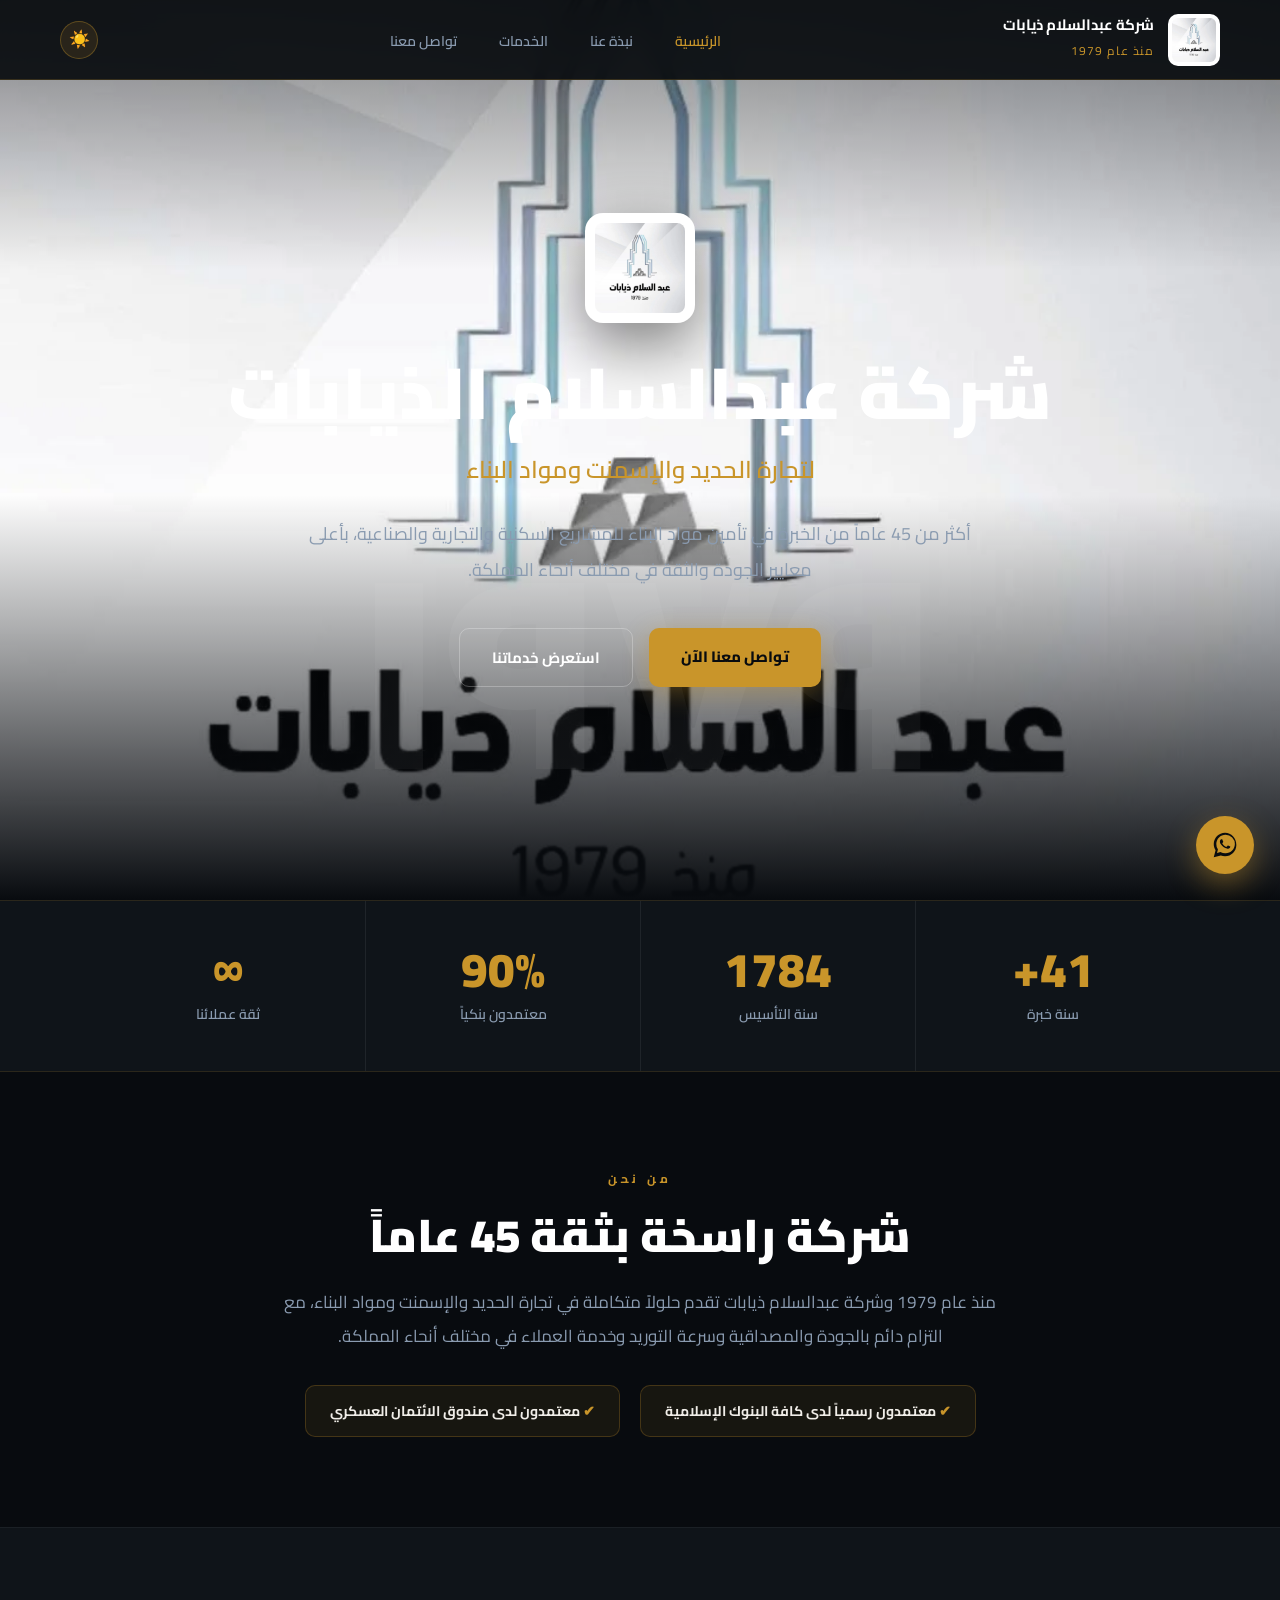
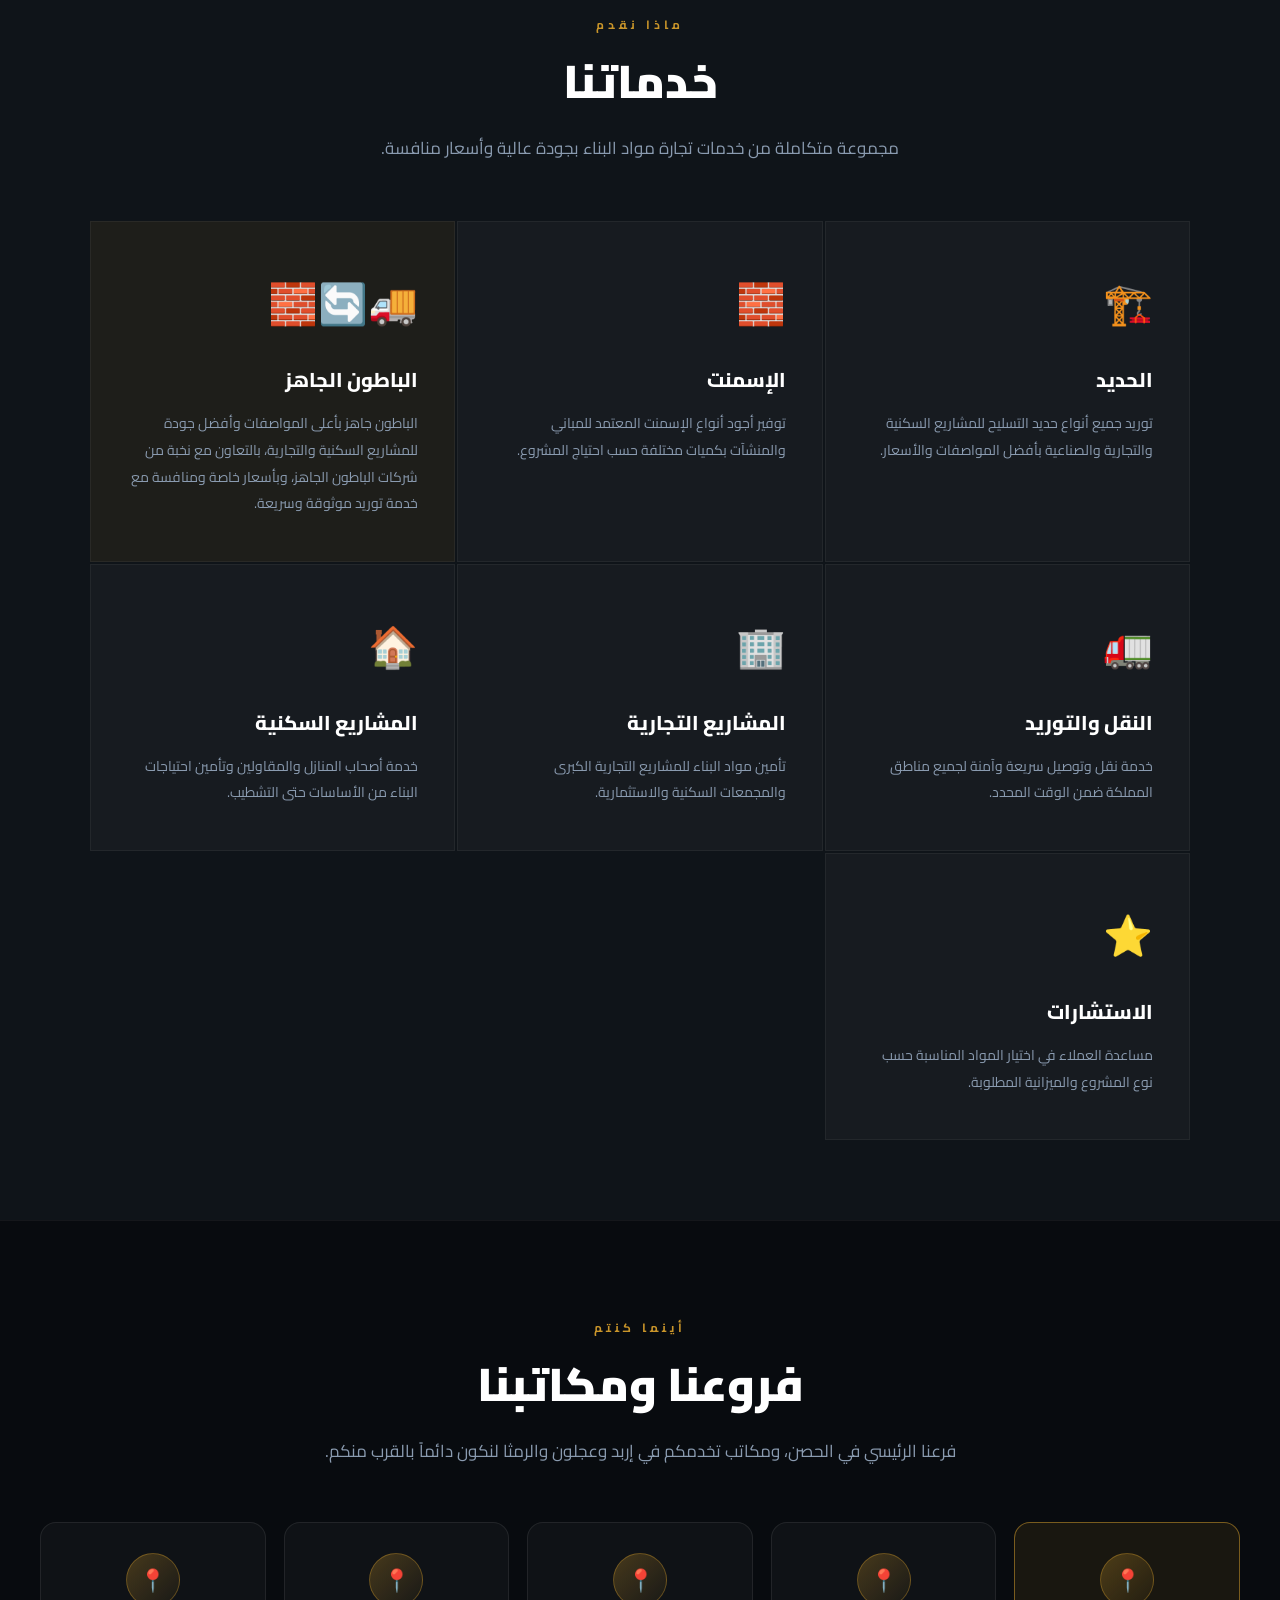
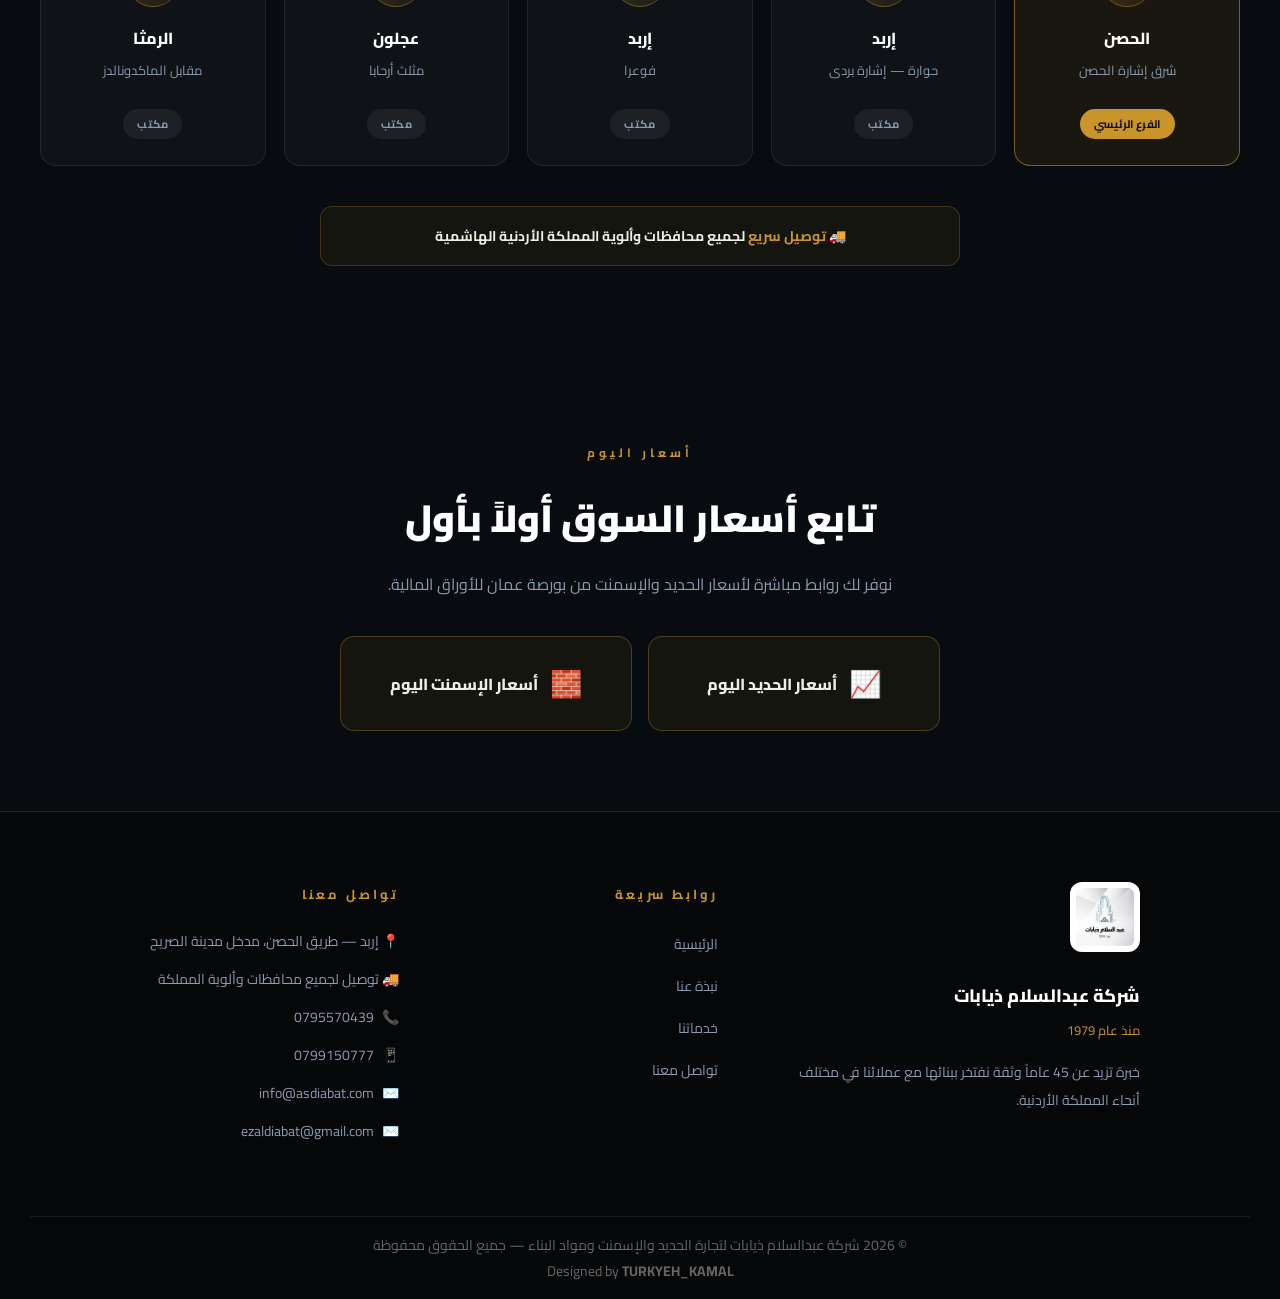
<file: index.html>
<!DOCTYPE html>
<html lang="ar" dir="rtl">
<head>
  <meta charset="UTF-8">
<meta name="viewport" content="width=device-width, initial-scale=1.0">
<title>شركة عبد السلام الذيابات لتجارة مواد البناء

</title>
<link href="https://fonts.googleapis.com/css2?family=Cairo:wght@400;600;700;900&display=swap" rel="stylesheet">

<style>
*, *::before, *::after {
  margin: 0; padding: 0; box-sizing: border-box;
}

:root {
  --black:   #080b0f;
  --dark:    #0f1419;
  --gold:    #c9952a;
  --gold-lt: #e0b44a;
  --steel:   #8a9bb0;
  --offwhite:#f0ede8;
  --white:   #ffffff;
}

html { scroll-behavior: smooth; }

body {
  background: var(--black);
  color: var(--offwhite);
  font-family: 'Cairo', Tahoma, sans-serif;
  overflow-x: hidden;
}

/* ─── NAVBAR ─── */
nav {
  position: fixed;
  top: 0; left: 0; right: 0;
  z-index: 100;
  display: flex;
  align-items: center;
  justify-content: space-between;
  padding: 0 60px;
  height: 80px;
  background: var(--nav-bg);
  backdrop-filter: blur(12px);
  border-bottom: 1px solid rgba(201,149,42,0.2);
  transition: background .3s;
}

.logo-wrap {
  display: flex;
  align-items: center;
  gap: 14px;
}

.logo-wrap img {
  width: 52px; height: 52px;
  border-radius: 10px;
  background: white;
  padding: 4px;
  object-fit: contain;
}

.logo-text h3 {
  font-size: 15px;
  font-weight: 700;
  color: var(--white);
  line-height: 1.2;
}

.logo-text span {
  font-size: 12px;
  color: var(--gold);
  letter-spacing: 1px;
}

.nav-menu {
  list-style: none;
  display: flex;
  gap: 6px;
}

.nav-menu a {
  color: var(--steel);
  text-decoration: none;
  font-size: 14px;
  font-weight: 600;
  padding: 8px 18px;
  border-radius: 6px;
  transition: .25s;
}

.nav-menu a:hover {
  color: var(--white);
  background: rgba(201,149,42,0.15);
}

/* ─── MOBILE NAV ─── */
@media (max-width: 900px) {
  nav {
    padding: 0 16px;
    height: 64px;
    flex-wrap: wrap;
    height: auto;
    padding-top: 10px;
    padding-bottom: 10px;
    gap: 0;
  }

  .logo-wrap img {
    width: 40px; height: 40px;
  }

  .logo-text h3 { font-size: 13px; }
  .logo-text span { font-size: 10px; }

  .nav-menu {
    width: 100%;
    display: flex;
    justify-content: center;
    gap: 0;
    padding: 8px 0 4px;
    border-top: 1px solid rgba(201,149,42,0.12);
    margin-top: 8px;
  }

  .nav-menu li {
    flex: 1;
    text-align: center;
  }

  .nav-menu a {
    display: block;
    font-size: 12px;
    font-weight: 700;
    padding: 7px 4px;
    border-radius: 8px;
    color: var(--steel);
  }

  .nav-menu a:hover,
  .nav-menu a.active {
    color: var(--gold);
    background: rgba(201,149,42,0.1);
  }
}

/* ─── HERO ─── */
.hero {
  position: relative;
  height: 100vh;
  min-height: 650px;
  display: flex;
  align-items: center;
  justify-content: center;
  text-align: center;
  overflow: hidden;
  /* خلفية احتياطية تظهر فوراً قبل تحميل الفيديو */
  background: #080b0f url('aldiabat.webp') center/cover no-repeat;
}

.hero-video {
  position: absolute;
  inset: 0;
  width: 100%; height: 100%;
  object-fit: cover;
  z-index: 1;
  pointer-events: none;
  filter: brightness(.45) saturate(.6);
  opacity: 0;
  transition: opacity .6s ease;
}

.hero-video.loaded {
  opacity: 1;
}

.hero-overlay {
  position: absolute;
  inset: 0;
  z-index: 2;
  background:
    linear-gradient(to top, var(--black) 0%, transparent 45%),
    linear-gradient(to bottom, rgba(8,11,15,.5) 0%, transparent 30%);
}

.hero-watermark {
  position: absolute;
  z-index: 2;
  font-size: clamp(140px, 22vw, 320px);
  font-weight: 900;
  color: rgba(255,255,255,0.04);
  letter-spacing: -10px;
  user-select: none;
  bottom: -30px;
  left: 50%;
  transform: translateX(-50%);
  white-space: nowrap;
}

.hero-content {
  position: relative;
  z-index: 3;
  padding: 20px;
  max-width: 900px;
}

.hero-badge {
  display: inline-block;
  background: rgba(201,149,42,0.15);
  border: 1px solid rgba(201,149,42,0.4);
  color: var(--gold);
  font-size: 13px;
  font-weight: 700;
  letter-spacing: 3px;
  padding: 7px 22px;
  border-radius: 30px;
  margin-bottom: 28px;
  text-transform: uppercase;
}

.hero-logo {
  width: 110px;
  background: white;
  border-radius: 18px;
  padding: 10px;
  margin: 0 auto 30px;
  display: block;
  box-shadow: 0 20px 60px rgba(0,0,0,.5);
}

.hero h1 {
  font-size: clamp(36px, 6vw, 72px);
  font-weight: 900;
  color: var(--white);
  line-height: 1.1;
  margin-bottom: 14px;
}

.hero h2 {
  font-size: clamp(16px, 2.5vw, 24px);
  font-weight: 600;
  color: var(--gold);
  margin-bottom: 24px;
}

.hero p {
  font-size: clamp(15px, 1.8vw, 18px);
  line-height: 2;
  color: var(--steel);
  max-width: 680px;
  margin: 0 auto 40px;
}

.hero-btns {
  display: flex;
  justify-content: center;
  gap: 16px;
  flex-wrap: wrap;
}

.btn-primary {
  background: var(--gold);
  color: var(--black);
  text-decoration: none;
  font-size: 15px;
  font-weight: 800;
  padding: 14px 32px;
  border-radius: 10px;
  transition: .25s;
  box-shadow: 0 6px 24px rgba(201,149,42,.35);
}

.btn-primary:hover {
  background: var(--gold-lt);
  transform: translateY(-2px);
  box-shadow: 0 10px 32px rgba(201,149,42,.5);
}

.btn-outline {
  background: transparent;
  color: var(--white);
  border: 1.5px solid rgba(255,255,255,.25);
  text-decoration: none;
  font-size: 15px;
  font-weight: 700;
  padding: 14px 32px;
  border-radius: 10px;
  transition: .25s;
}

.btn-outline:hover {
  border-color: var(--gold);
  color: var(--gold);
  transform: translateY(-2px);
}

/* ─── STATS STRIP ─── */
.stats {
  background: var(--dark);
  border-top: 1px solid rgba(201,149,42,0.15);
  border-bottom: 1px solid rgba(201,149,42,0.15);
}

.stats-inner {
  max-width: 1100px;
  margin: 0 auto;
  display: grid;
  grid-template-columns: repeat(4, 1fr);
}

.stat-item {
  padding: 44px 20px;
  text-align: center;
  border-left: 1px solid rgba(255,255,255,0.07);
}

.stat-item:last-child { border-left: none; }

.stat-num {
  font-size: 48px;
  font-weight: 900;
  color: var(--gold);
  line-height: 1;
  margin-bottom: 8px;
}

.stat-label {
  font-size: 14px;
  color: var(--steel);
  font-weight: 600;
}

/* ─── ABOUT STRIP ─── */
.about-strip {
  max-width: 900px;
  margin: 90px auto;
  padding: 0 30px;
  text-align: center;
}

.section-eyebrow {
  display: inline-block;
  font-size: 12px;
  font-weight: 700;
  letter-spacing: 4px;
  color: var(--gold);
  text-transform: uppercase;
  margin-bottom: 18px;
}

.section-title {
  font-size: clamp(28px, 4vw, 46px);
  font-weight: 900;
  color: var(--white);
  line-height: 1.2;
  margin-bottom: 22px;
}

.section-body {
  font-size: 17px;
  line-height: 2;
  color: var(--steel);
  max-width: 720px;
  margin: 0 auto 32px;
}

.trust-badges {
  display: flex;
  justify-content: center;
  gap: 20px;
  flex-wrap: wrap;
  margin-top: 16px;
}

.trust-badge {
  background: rgba(201,149,42,0.08);
  border: 1px solid rgba(201,149,42,0.25);
  border-radius: 10px;
  padding: 12px 24px;
  font-size: 14px;
  font-weight: 700;
  color: var(--offwhite);
}

.trust-badge span { color: var(--gold); }

/* ─── SERVICES ─── */
.services {
  padding: 80px 30px;
  background: var(--dark);
  border-top: 1px solid rgba(255,255,255,0.05);
}

.services-inner {
  max-width: 1100px;
  margin: 0 auto;
}

.services-header {
  text-align: center;
  margin-bottom: 56px;
}

.services-grid {
  display: grid;
  grid-template-columns: repeat(3, 1fr);
  gap: 2px;
}

.service-card {
  background: rgba(255,255,255,0.03);
  padding: 44px 36px;
  transition: .3s;
  position: relative;
  overflow: hidden;
  border: 1px solid rgba(255,255,255,0.05);
}

.service-card::after {
  content: '';
  position: absolute;
  bottom: 0; left: 0; right: 0;
  height: 2px;
  background: var(--gold);
  transform: scaleX(0);
  transform-origin: right;
  transition: transform .3s;
}

.service-card:hover::after { transform: scaleX(1); transform-origin: left; }

.service-card:hover {
  background: rgba(201,149,42,0.06);
}

.service-icon {
  font-size: 40px;
  margin-bottom: 20px;
  display: block;
}

.service-card h3 {
  font-size: 20px;
  font-weight: 800;
  color: var(--white);
  margin-bottom: 12px;
}

.service-card p {
  font-size: 14px;
  line-height: 1.9;
  color: var(--steel);
}

/* ─── PRICES CTA ─── */
.prices-cta {
  max-width: 900px;
  margin: 80px auto;
  padding: 0 30px;
  text-align: center;
}

.prices-cta h2 {
  font-size: clamp(24px, 3.5vw, 38px);
  font-weight: 900;
  color: var(--white);
  margin-bottom: 14px;
}

.prices-cta p {
  font-size: 16px;
  color: var(--steel);
  margin-bottom: 36px;
  line-height: 2;
}

.prices-grid {
  display: grid;
  grid-template-columns: 1fr 1fr;
  gap: 16px;
  max-width: 600px;
  margin: 0 auto;
}

.price-card {
  display: flex;
  align-items: center;
  justify-content: center;
  gap: 12px;
  background: rgba(201,149,42,0.07);
  border: 1.5px solid rgba(201,149,42,0.3);
  border-radius: 14px;
  padding: 22px;
  text-decoration: none;
  color: var(--offwhite);
  font-size: 16px;
  font-weight: 800;
  transition: .25s;
}

.price-card:hover {
  background: var(--gold);
  color: var(--black);
  border-color: var(--gold);
  transform: translateY(-3px);
  box-shadow: 0 12px 40px rgba(201,149,42,.35);
}

.price-card .icon { font-size: 26px; }

/* ─── FOOTER ─── */
footer {
  background: var(--footer-bg);
  border-top: 1px solid rgba(201,149,42,0.2);
  padding: 70px 30px 0;
}

.footer-inner {
  max-width: 1000px;
  margin: 0 auto;
  display: grid;
  grid-template-columns: 1.4fr 1fr 1fr;
  gap: 60px;
  padding-bottom: 60px;
}

.footer-brand img {
  width: 70px;
  background: white;
  border-radius: 12px;
  padding: 6px;
  margin-bottom: 18px;
}

.footer-brand h3 {
  font-size: 18px;
  font-weight: 800;
  color: var(--white);
  margin-bottom: 6px;
}

.footer-brand .since {
  font-size: 13px;
  color: var(--gold);
  margin-bottom: 16px;
  display: block;
}

.footer-brand p {
  font-size: 14px;
  line-height: 2;
  color: var(--steel);
}

.footer-col h4 {
  font-size: 13px;
  font-weight: 700;
  letter-spacing: 3px;
  text-transform: uppercase;
  color: var(--gold);
  margin-bottom: 22px;
}

.footer-col ul { list-style: none; }

.footer-col ul li {
  margin-bottom: 12px;
}

.footer-col ul li a {
  color: var(--steel);
  text-decoration: none;
  font-size: 14px;
  transition: color .2s;
}

.footer-col ul li a:hover { color: var(--white); }

.footer-contact p {
  font-size: 14px;
  color: var(--steel);
  margin-bottom: 12px;
  display: flex;
  align-items: center;
  gap: 8px;
}

.footer-contact a {
  color: var(--steel);
  text-decoration: none;
  transition: color .2s;
}

.footer-contact a:hover { color: var(--gold); }

.footer-bottom {
  border-top: 1px solid rgba(255,255,255,0.07);
  padding: 22px 0;
  text-align: center;
  font-size: 13px;
  color: rgba(138,155,176,0.6);
}

/* ─── MOBILE ─── */
@media (max-width: 900px) {
  .hero { padding-top: 120px; min-height: 100svh; }

  .stats-inner { grid-template-columns: repeat(2, 1fr); }
  .stat-item { border-left: none; border-bottom: 1px solid rgba(255,255,255,0.07); }

  .services-grid { grid-template-columns: 1fr; gap: 1px; }
  .prices-grid { grid-template-columns: 1fr; }
  .footer-inner { grid-template-columns: 1fr; gap: 40px; }
  .hero-watermark { font-size: 120px; }
}

@media (max-width: 600px) {
  .stats-inner { grid-template-columns: 1fr 1fr; }
}
</style>
<meta name="description" content="شركة عبدالسلام الذيابات لمواد البناء في إربد منذ عام 1979. نوفر الحديد والإسمنت ومواد البناء بأعلى جودة وخدمة في الأردن."><link rel="canonical" href="https://t-2008-t18.github.io/aldiabat.jo/">
  <meta name="application-name" content="شركة عبدالسلام الذيابات">
<meta name="apple-mobile-web-app-title" content="الذيابات">
<meta property="og:type" content="website">
<meta property="og:title" content="شركة عبدالسلام الذيابات لمواد البناء | إربد - الأردن">
<meta property="og:description" content="شركة عبدالسلام الذيابات لمواد البناء - تجارة الحديد والإسمنت في إربد منذ 1979. أكثر من 45 عاماً من الخبرة والثقة في توريد مواد البناء لجميع أنحاء الأردن.">
<meta property="og:image" content="https://t-2008-t18.github.io/aldiabat.jo/aldiabat.jpg">
<meta property="og:url" content="https://t-2008-t18.github.io/aldiabat.jo/">
<meta property="og:locale" content="ar_JO">
<meta name="twitter:card" content="summary">
<meta name="theme-color" content="#080b0f">
  <meta name="theme-color" content="#080b0f">
<link rel="icon" type="image/png" sizes="32x32" href="favicon-32.png">
<link rel="icon" type="image/png" sizes="192x192" href="favicon-192.png">
<link rel="icon" type="image/png" sizes="512x512" href="favicon-512.png">
<link rel="apple-touch-icon" sizes="180x180" href="favicon-180.png">
<link rel="stylesheet" href="main.css">
<script>
(function(){
  var t = localStorage.getItem('aldiabat-theme') || 'dark';
  var L = {"--black":"#eae6dd","--dark":"#f6f4ef","--gold":"#a9761f","--gold-lt":"#8f6116","--steel":"#5a6b7e","--offwhite":"#171a1e","--white":"#0c0f12","--nav-bg":"rgba(255,255,255,.85)","--footer-bg":"#f0ede5"};
  var D = {"--black":"#080b0f","--dark":"#0f1419","--gold":"#c9952a","--gold-lt":"#e0b44a","--steel":"#8a9bb0","--offwhite":"#f0ede8","--white":"#ffffff","--nav-bg":"rgba(8,11,15,.92)","--footer-bg":"#050709"};
  var v = t === 'light' ? L : D;
  var root = document.documentElement;
  for (var k in v) root.style.setProperty(k, v[k]);
  root.setAttribute('data-theme', t);
})();
</script>
</head>
<body>
<div id="toast-stack"></div>


<!-- NAVBAR -->
<nav>
  <div class="logo-wrap">
    <img src="aldiabat.webp" onerror="this.onerror=null;this.src='aldiabat.jpg'" alt="شعار شركة عبدالسلام ذيابات">
    <div class="logo-text">
      <h3>شركة عبدالسلام ذيابات</h3>
      <span>منذ عام 1979</span>
    </div>
  </div>
  <button class="menu-toggle" aria-label="القائمة">☰</button>
  <ul class="nav-menu">
    <li><a href="index.html">الرئيسية</a></li>
    <li><a href="about.html">نبذة عنا</a></li>
    <li><a href="services.html">الخدمات</a></li>
    <li><a href="contact.html">تواصل معنا</a></li>
  </ul>
  <button class="theme-toggle" aria-label="تبديل الوضع">☀️</button>
</nav>

<!-- HERO -->
<section class="hero">
  <video autoplay muted loop playsinline
         preload="auto"
         poster="aldiabat.webp"
         class="hero-video"
         onloadeddata="this.classList.add('loaded')"
         onerror="this.style.display='none'">
    <source src="about2.mp4" type="video/mp4">
  </video>
  <div class="hero-overlay"></div>
  <div class="hero-watermark">١٩٧٩</div>

  <div class="hero-content">
    <img src="aldiabat.webp" onerror="this.onerror=null;this.src='aldiabat.jpg'" class="hero-logo" alt="شعار الشركة">
    <h1>شركة عبدالسلام الذيابات </h1>
    <h2>لتجارة الحديد والإسمنت ومواد البناء</h2>
    <p>
      أكثر من 45 عاماً من الخبرة في تأمين مواد البناء للمشاريع السكنية والتجارية والصناعية، بأعلى معايير الجودة والثقة في مختلف أنحاء المملكة.
    </p>
    <div class="hero-btns">
      <a href="contact.html" class="btn-primary">تواصل معنا الآن</a>
      <a href="services.html" class="btn-outline">استعرض خدماتنا</a>
    </div>
  </div>
</section>

<!-- STATS -->
<div class="stats">
  <div class="stats-inner">
    <div class="stat-item reveal">
      <div class="stat-num" data-count="45" data-suffix="+">0</div>
      <div class="stat-label">سنة خبرة</div>
    </div>
    <div class="stat-item reveal">
      <div class="stat-num" data-count="1979">0</div>
      <div class="stat-label">سنة التأسيس</div>
    </div>
    <div class="stat-item reveal">
      <div class="stat-num" data-count="100" data-suffix="%">0</div>
      <div class="stat-label">معتمدون بنكياً</div>
    </div>
    <div class="stat-item reveal">
      <div class="stat-num">∞</div>
      <div class="stat-label">ثقة عملائنا</div>
    </div>
  </div>
</div>

<!-- ABOUT -->
<section class="about-strip">
  <span class="section-eyebrow">من نحن</span>
  <h2 class="section-title">شركة راسخة بثقة 45 عاماً</h2>
  <p class="section-body">
    منذ عام 1979 وشركة عبدالسلام ذيابات تقدم حلولاً متكاملة في تجارة الحديد والإسمنت ومواد البناء، مع التزام دائم بالجودة والمصداقية وسرعة التوريد وخدمة العملاء في مختلف أنحاء المملكة.
  </p>
  <div class="trust-badges">
    <div class="trust-badge"><span>✔</span> معتمدون رسمياً لدى كافة البنوك الإسلامية</div>
    <div class="trust-badge"><span>✔</span> معتمدون لدى صندوق الائتمان العسكري</div>
  </div>
</section>

<!-- SERVICES -->
<section class="services">
  <div class="services-inner">
    <div class="services-header">
      <span class="section-eyebrow">ماذا نقدم</span>
      <h2 class="section-title">خدماتنا</h2>
      <p class="section-body" style="margin:0 auto">
        مجموعة متكاملة من خدمات تجارة مواد البناء بجودة عالية وأسعار منافسة.
      </p>
    </div>
    <div class="services-grid">
      <div class="service-card reveal">
        <span class="service-icon">🏗️</span>
        <h3>الحديد</h3>
        <p>توريد جميع أنواع حديد التسليح للمشاريع السكنية والتجارية والصناعية بأفضل المواصفات والأسعار.</p>
      </div>
      <div class="service-card reveal">
        <span class="service-icon">🧱</span>
        <h3>الإسمنت</h3>
        <p>توفير أجود أنواع الإسمنت المعتمد للمباني والمنشآت بكميات مختلفة حسب احتياج المشروع.</p>
      </div>
      <div class="service-card is-featured reveal">
        
        <span class="service-icon">🚚🔄🧱</span>
        <h3>الباطون الجاهز</h3>
        <p>الباطون جاهز بأعلى المواصفات وأفضل جودة للمشاريع السكنية والتجارية، بالتعاون مع نخبة من شركات الباطون الجاهز، وبأسعار خاصة ومنافسة مع خدمة توريد موثوقة وسريعة.</p>
      </div>
      <div class="service-card reveal">
        <span class="service-icon">🚛</span>
        <h3>النقل والتوريد</h3>
        <p>خدمة نقل وتوصيل سريعة وآمنة لجميع مناطق المملكة ضمن الوقت المحدد.</p>
      </div>
      <div class="service-card reveal">
        <span class="service-icon">🏢</span>
        <h3>المشاريع التجارية</h3>
        <p>تأمين مواد البناء للمشاريع التجارية الكبرى والمجمعات السكنية والاستثمارية.</p>
      </div>
      <div class="service-card reveal">
        <span class="service-icon">🏠</span>
        <h3>المشاريع السكنية</h3>
        <p>خدمة أصحاب المنازل والمقاولين وتأمين احتياجات البناء من الأساسات حتى التشطيب.</p>
      </div>
      <div class="service-card reveal">
        <span class="service-icon">⭐</span>
        <h3>الاستشارات</h3>
        <p>مساعدة العملاء في اختيار المواد المناسبة حسب نوع المشروع والميزانية المطلوبة.</p>
      </div>
    </div>
  </div>
</section>

<!-- BRANCHES -->
<section class="branches">
  <div class="branches-inner">
    <div class="branches-header">
      <span class="section-eyebrow">أينما كنتم</span>
      <h2 class="section-title">فروعنا ومكاتبنا</h2>
      <p class="section-body" style="margin:0 auto">
        فرعنا الرئيسي في الحصن، ومكاتب تخدمكم في إربد وعجلون والرمثا لنكون دائماً بالقرب منكم.
      </p>
    </div>
    <div class="branches-grid">
      <div class="branch-card is-main reveal">
        <div class="branch-pin">📍</div>
        <h4>الحصن</h4>
        <p>شرق إشارة الحصن</p>
        <span class="branch-badge">الفرع الرئيسي</span>
      </div>
      <div class="branch-card reveal">
        <div class="branch-pin">📍</div>
        <h4>إربد</h4>
        <p>حوارة — إشارة بردى </p>
        <span class="branch-badge">مكتب</span>
      </div>
      <div class="branch-card reveal">
        <div class="branch-pin">📍</div>
        <h4>إربد</h4>
        <p>فوعرا</p>
        <span class="branch-badge">مكتب</span>
      </div>
      <div class="branch-card reveal">
        <div class="branch-pin">📍</div>
        <h4>عجلون</h4>
        <p>مثلث أرحابا</p>
        <span class="branch-badge">مكتب</span>
      </div>
      <div class="branch-card reveal">
        <div class="branch-pin">📍</div>
        <h4>الرمثا</h4>
        <p>مقابل الماكدونالدز</p>
        <span class="branch-badge">مكتب</span>
      </div>
    </div>
    <div class="branches-delivery reveal">
      🚚 <span>توصيل سريع</span> لجميع محافظات وألوية المملكة الأردنية الهاشمية
    </div>
  </div>
</section>

<!-- PRICES CTA -->
<section class="prices-cta">
  <span class="section-eyebrow">أسعار اليوم</span>
  <h2>تابع أسعار السوق أولاً بأول</h2>
  <p>نوفر لك روابط مباشرة لأسعار الحديد والإسمنت من بورصة عمان للأوراق المالية.</p>
  <div class="prices-grid">
    <a href="https://www.ase.com.jo/ar/company_historical/JOST" target="_blank" class="price-card reveal">
      <span class="icon">📈</span>
      أسعار الحديد اليوم
    </a>
    <a href="https://www.ase.com.jo/ar/company_historical/JOCM" target="_blank" class="price-card reveal">
      <span class="icon">🧱</span>
      أسعار الإسمنت اليوم
    </a>
  </div>
</section>

<!-- FOOTER -->
<footer>
  <div class="footer-inner">
    <div class="footer-brand">
      <img src="aldiabat.webp" onerror="this.onerror=null;this.src='aldiabat.jpg'" loading="lazy" alt="شعار الشركة">
      <h3>شركة عبدالسلام ذيابات</h3>
      <span class="since">منذ عام 1979</span>
      <p>خبرة تزيد عن 45 عاماً وثقة نفتخر ببنائها مع عملائنا في مختلف أنحاء المملكة الأردنية.</p>
    </div>

    <div class="footer-col">
      <h4>روابط سريعة</h4>
      <ul>
        <li><a href="index.html">الرئيسية</a></li>
        <li><a href="about.html">نبذة عنا</a></li>
        <li><a href="services.html">خدماتنا</a></li>
        <li><a href="contact.html">تواصل معنا</a></li>
      </ul>
    </div>

    <div class="footer-col footer-contact">
      <h4>تواصل معنا</h4>
      <p>📍 إربد — طريق الحصن، مدخل مدينة الصريح</p>
      <p>🚚 توصيل لجميع محافظات وألوية المملكة</p>
      <p>📞 <a href="tel:0795570439">0795570439</a></p>
      <p>📱 <a href="tel:0799150777">0799150777</a></p>
      <p>✉️ <a href="mailto:info@asdiabat.com">info@asdiabat.com</a></p>
      <p>✉️ <a href="mailto:ezaldiabat@gmail.com">ezaldiabat@gmail.com</a></p>
    </div>
  </div>

  <div class="footer-bottom" style="text-align:center; padding:15px; font-size:14px; color:#666;">
    © 2026 شركة عبدالسلام ذيابات لتجارة الحديد والإسمنت ومواد البناء — جميع الحقوق محفوظة  
    <br>
    Designed by <strong>TURKYEH_KAMAL</strong>
  </div>
</footer>

<script>
  // Mark active nav link
  document.querySelectorAll('.nav-menu a').forEach(a => {
    if (a.getAttribute('href') === 'index.html' || a.getAttribute('href') === './') {
      a.classList.add('active');
      a.style.color = 'var(--gold)';
    }
  });

  // مهلة تحميل الفيديو: إذا ما جهز خلال 4 ثواني، نخفيه ونكتفي بصورة الخلفية
  (function(){
    var vid = document.querySelector('.hero-video');
    if (!vid) return;
    var timer = setTimeout(function(){
      if (vid.readyState < 2) { vid.style.display = 'none'; }
    }, 4000);
    vid.addEventListener('loadeddata', function(){ clearTimeout(timer); });
  })();
</script>
<button id="back-to-top" aria-label="العودة للأعلى" title="العودة للأعلى">↑</button>
<a href="https://wa.me/962799150777" target="_blank" class="whatsapp-float" aria-label="تواصل عبر واتساب" title="تواصل عبر واتساب"><svg viewBox="0 0 32 32" width="30" height="30" fill="currentColor" aria-hidden="true"><path d="M16.04 3C9.37 3 4 8.37 4 15.04c0 2.43.71 4.7 1.94 6.6L4 29l7.56-1.9a11.9 11.9 0 0 0 4.48.87h.01c6.67 0 12.04-5.37 12.04-12.04C28.09 8.37 22.71 3 16.04 3zm0 21.9c-1.6 0-3.13-.43-4.46-1.23l-.32-.19-3.78.95.97-3.73-.21-.34a9.85 9.85 0 0 1-1.51-5.32c0-5.46 4.44-9.9 9.9-9.9a9.84 9.84 0 0 1 9.9 9.9c0 5.46-4.45 9.86-9.9 9.86zm5.43-7.4c-.3-.15-1.76-.87-2.03-.97-.27-.1-.47-.15-.67.15-.2.3-.77.97-.94 1.17-.17.2-.35.22-.65.07-.3-.15-1.25-.46-2.38-1.47-.88-.78-1.47-1.75-1.64-2.05-.17-.3-.02-.47.13-.62.15-.15.3-.36.45-.55.15-.2.2-.34.3-.55.1-.2.05-.4-.03-.55-.08-.15-.55-1.32-.75-1.8-.2-.46-.4-.4-.55-.4-.15 0-.32-.02-.5-.02-.17 0-.45.07-.7.34-.25.27-.95.93-.95 2.24 0 1.32.97 2.6 1.1 2.78.13.17 1.85 2.84 4.6 3.97 2.32.95 2.8.77 3.3.7.5-.07 1.6-.65 1.83-1.3.22-.62.22-1.15.15-1.3-.07-.13-.27-.2-.57-.34z"/></svg></a>
<script src="main.js" defer></script>
</body>
</html>
</file>
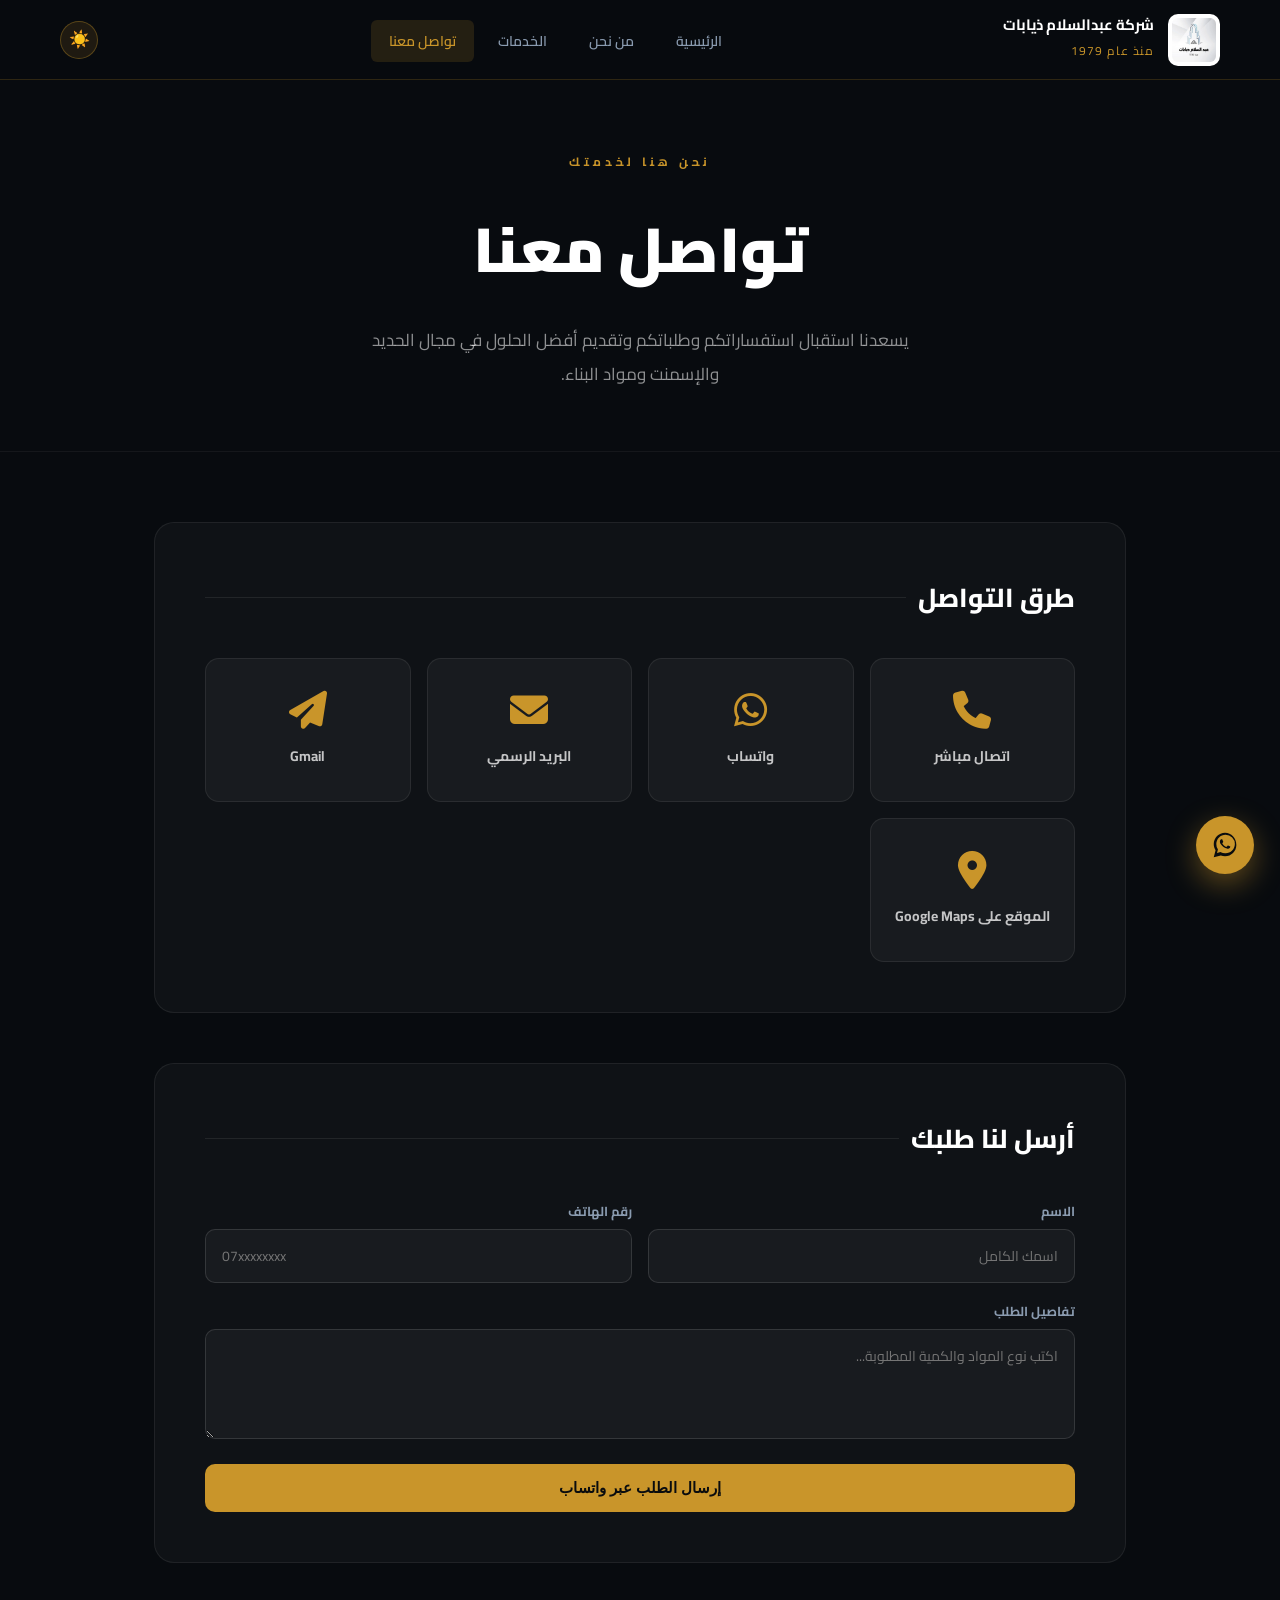
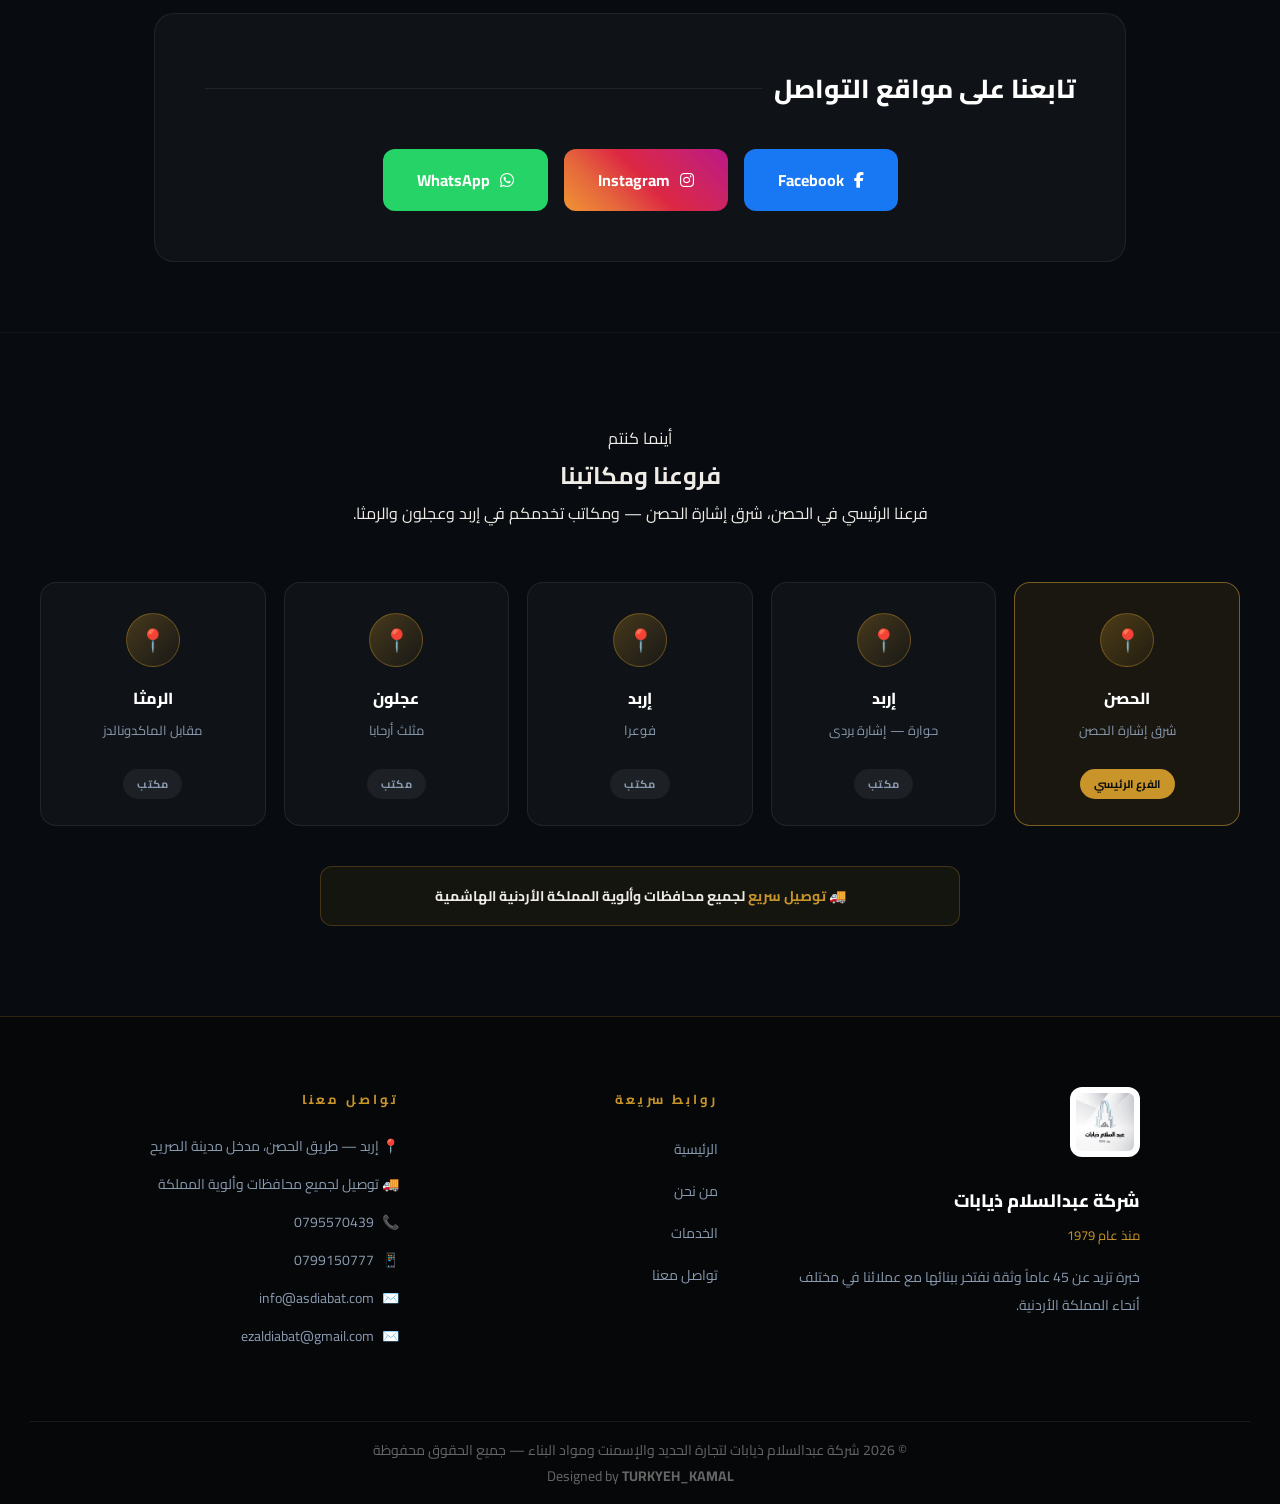
<file: contact.html>
<!DOCTYPE html>
<html lang="ar" dir="rtl">
<head>
<meta charset="UTF-8">
<meta name="viewport" content="width=device-width, initial-scale=1.0">
<title>تواصل معنا - شركة عبدالسلام ذيابات لمواد البناء</title>
<link rel="stylesheet" href="https://cdnjs.cloudflare.com/ajax/libs/font-awesome/6.5.1/css/all.min.css">
<link href="https://fonts.googleapis.com/css2?family=Cairo:wght@400;600;700;900&display=swap" rel="stylesheet">

<style>
*, *::before, *::after { margin:0; padding:0; box-sizing:border-box; }
:root { --black:#080b0f; --dark:#0f1419; --gold:#c9952a; --gold-lt:#e0b44a; --steel:#8a9bb0; --offwhite:#f0ede8; --white:#ffffff; }
body { background:var(--black); color:var(--offwhite); font-family:'Cairo',Tahoma,sans-serif; overflow-x:hidden; }

/* NAV */
nav {
  position:fixed; top:0; left:0; right:0; z-index:100;
  display:flex; align-items:center; justify-content:space-between;
  padding:0 60px; height:80px;
  background:var(--nav-bg); backdrop-filter:blur(12px);
  border-bottom:1px solid rgba(201,149,42,.2);
}
.logo-wrap { display:flex; align-items:center; gap:14px; }
.logo-wrap img { width:52px; height:52px; border-radius:10px; background:white; padding:4px; object-fit:contain; }
.logo-text h3 { font-size:15px; font-weight:700; color:var(--white); line-height:1.2; }
.logo-text span { font-size:12px; color:var(--gold); letter-spacing:1px; }
.nav-menu { list-style:none; display:flex; gap:6px; }
.nav-menu a { color:var(--steel); text-decoration:none; font-size:14px; font-weight:600; padding:8px 18px; border-radius:6px; transition:.25s; }
.nav-menu a:hover, .nav-menu a.active { color:var(--gold); background:rgba(201,149,42,.15); }

/* MOBILE NAV */
@media (max-width:900px) {
  nav { padding:0 16px; height:auto; flex-wrap:wrap; padding-top:10px; padding-bottom:0; }
  .logo-wrap img { width:40px; height:40px; }
  .logo-text h3 { font-size:13px; }
  .logo-text span { font-size:10px; }
  .nav-menu { width:100%; display:flex; justify-content:center; gap:0; padding:8px 0 4px; border-top:1px solid rgba(201,149,42,.12); margin-top:8px; }
  .nav-menu li { flex:1; text-align:center; }
  .nav-menu a { display:block; font-size:12px; font-weight:700; padding:7px 4px; border-radius:8px; }
  .nav-menu a:hover, .nav-menu a.active { color:var(--gold); background:rgba(201,149,42,.1); }
}

/* PAGE HEADER */
.page-header { padding-top:120px; text-align:center; padding-bottom:60px; padding-left:20px; padding-right:20px; border-bottom:1px solid rgba(255,255,255,.05); }
.page-header .eyebrow { display:inline-block; font-size:12px; font-weight:700; letter-spacing:4px; color:var(--gold); text-transform:uppercase; margin-top:30px; margin-bottom:18px; }
.page-header h1 { font-size:clamp(36px,6vw,62px); font-weight:900; color:var(--white); margin-bottom:16px; }
.page-header p { font-size:17px; color:rgba(255,255,255,.55); line-height:2; max-width:600px; margin:0 auto; }

/* CONTACT SECTION */
.contact-section { padding:70px 5%; max-width:1100px; margin:0 auto; }
.contact-box { background:rgba(255,255,255,.03); border:1px solid rgba(255,255,255,.07); border-radius:20px; padding:50px; margin-bottom:50px; }
.contact-box h2 { font-size:26px; font-weight:800; color:var(--white); margin-bottom:36px; display:flex; align-items:center; gap:12px; }
.contact-box h2::after { content:''; flex:1; height:1px; background:rgba(255,255,255,.08); }
.contact-grid { display:grid; grid-template-columns:repeat(auto-fit,minmax(170px,1fr)); gap:16px; }
.contact-btn { text-decoration:none; background:rgba(255,255,255,.04); border:1px solid rgba(255,255,255,.08); padding:32px 20px; border-radius:14px; display:flex; flex-direction:column; align-items:center; gap:14px; color:rgba(255,255,255,.75); transition:.25s; position:relative; overflow:hidden; }
.contact-btn::after { content:''; position:absolute; bottom:0; left:0; right:0; height:2px; background:var(--gold); transform:scaleX(0); transform-origin:right; transition:transform .3s; }
.contact-btn:hover::after { transform:scaleX(1); transform-origin:left; }
.contact-btn:hover { background:rgba(201,149,42,.1); border-color:rgba(201,149,42,.35); color:var(--white); transform:translateY(-4px); box-shadow:0 12px 32px rgba(0,0,0,.3); }
.contact-btn i { font-size:38px; color:var(--gold); }
.contact-btn span { font-size:14px; font-weight:700; }

/* SOCIAL */
.social-box { background:rgba(255,255,255,.03); border:1px solid rgba(255,255,255,.07); border-radius:20px; padding:50px; }
.social-box h2 { font-size:26px; font-weight:800; color:var(--white); margin-bottom:36px; display:flex; align-items:center; gap:12px; }
.social-box h2::after { content:''; flex:1; height:1px; background:rgba(255,255,255,.08); }
.social-links { display:flex; justify-content:center; gap:16px; flex-wrap:wrap; }
.social-links a { padding:16px 34px; border-radius:12px; text-decoration:none; color:#fff; font-size:16px; font-weight:700; transition:.25s; display:flex; align-items:center; gap:10px; }
.social-links a:hover { transform:translateY(-3px); box-shadow:0 10px 28px rgba(0,0,0,.35); filter:brightness(1.1); }
.facebook { background:#1877F2; }
.instagram { background:linear-gradient(45deg,#f09433,#e6683c,#dc2743,#cc2366,#bc1888); }
.whatsapp { background:#25D366; }

/* FOOTER */
footer { background:var(--footer-bg); border-top:1px solid rgba(201,149,42,.2); padding:70px 30px 0; }
.footer-inner { max-width:1000px; margin:0 auto; display:grid; grid-template-columns:1.4fr 1fr 1fr; gap:60px; padding-bottom:60px; }
.footer-brand img { width:70px; background:white; border-radius:12px; padding:6px; margin-bottom:18px; }
.footer-brand h3 { font-size:18px; font-weight:800; color:var(--white); margin-bottom:6px; }
.footer-brand .since { font-size:13px; color:var(--gold); margin-bottom:16px; display:block; }
.footer-brand p { font-size:14px; line-height:2; color:var(--steel); }
.footer-col h4 { font-size:13px; font-weight:700; letter-spacing:3px; text-transform:uppercase; color:var(--gold); margin-bottom:22px; }
.footer-col ul { list-style:none; }
.footer-col ul li { margin-bottom:12px; }
.footer-col ul li a { color:var(--steel); text-decoration:none; font-size:14px; transition:color .2s; }
.footer-col ul li a:hover { color:var(--white); }
.footer-contact p { font-size:14px; color:var(--steel); margin-bottom:12px; display:flex; align-items:center; gap:8px; }
.footer-contact a { color:var(--steel); text-decoration:none; transition:color .2s; }
.footer-contact a:hover { color:var(--gold); }
.footer-bottom { border-top:1px solid rgba(255,255,255,.07); padding:22px 0; text-align:center; font-size:13px; color:rgba(138,155,176,.6); }

/* MOBILE */
@media (max-width:768px) {
  .contact-box, .social-box { padding:30px 20px; }
  .social-links a { padding:13px 22px; font-size:14px; }
  .footer-inner { grid-template-columns:1fr; gap:40px; }
  .page-header { padding-top:140px; }
}
</style>
<meta name="description" content="تواصل مع شركة عبدالسلام ذيابات لمواد البناء في إربد عبر الهاتف، واتساب، البريد الإلكتروني أو زورونا على الخريطة. نسعد بخدمتكم.">
<link rel="canonical" href="https://t-2008-t18.github.io/aldiabat.jo/contact.html">
<meta property="og:type" content="website">
<meta property="og:title" content="تواصل معنا - شركة عبدالسلام ذيابات لمواد البناء">
<meta property="og:description" content="تواصل مع شركة عبدالسلام ذيابات لمواد البناء في إربد عبر الهاتف، واتساب، البريد الإلكتروني أو زورونا على الخريطة. نسعد بخدمتكم.">
<meta property="og:image" content="https://t-2008-t18.github.io/aldiabat.jo/aldiabat.jpg">
<meta property="og:url" content="https://t-2008-t18.github.io/aldiabat.jo/contact.html">
<meta property="og:locale" content="ar_JO">
<meta name="twitter:card" content="summary">
<meta name="theme-color" content="#080b0f">
<link rel="icon" href="aldiabat.webp" type="image/webp">
<link rel="stylesheet" href="main.css">
<script>
(function(){
  var t = localStorage.getItem('aldiabat-theme') || 'dark';
  var L = {"--black":"#eae6dd","--dark":"#f6f4ef","--gold":"#a9761f","--gold-lt":"#8f6116","--steel":"#5a6b7e","--offwhite":"#171a1e","--white":"#0c0f12","--nav-bg":"rgba(255,255,255,.85)","--footer-bg":"#f0ede5"};
  var D = {"--black":"#080b0f","--dark":"#0f1419","--gold":"#c9952a","--gold-lt":"#e0b44a","--steel":"#8a9bb0","--offwhite":"#f0ede8","--white":"#ffffff","--nav-bg":"rgba(8,11,15,.92)","--footer-bg":"#050709"};
  var v = t === 'light' ? L : D;
  var root = document.documentElement;
  for (var k in v) root.style.setProperty(k, v[k]);
  root.setAttribute('data-theme', t);
})();
</script>
</head>
<body>
<div id="toast-stack"></div>


<nav>
  <div class="logo-wrap">
    <img src="aldiabat.webp" onerror="this.onerror=null;this.src='aldiabat.jpg'" alt="شعار الشركة">
    <div class="logo-text">
      <h3>شركة عبدالسلام ذيابات</h3>
      <span>منذ عام 1979</span>
    </div>
  </div>
  <button class="menu-toggle" aria-label="القائمة">☰</button>
  <ul class="nav-menu">
    <li><a href="index.html">الرئيسية</a></li>
    <li><a href="about.html">من نحن</a></li>
    <li><a href="services.html">الخدمات</a></li>
    <li><a href="contact.html" class="active">تواصل معنا</a></li>
  </ul>
  <button class="theme-toggle" aria-label="تبديل الوضع">☀️</button>
</nav>

<div class="page-header">
  <span class="eyebrow">نحن هنا لخدمتك</span>
  <h1>تواصل معنا</h1>
  <p>يسعدنا استقبال استفساراتكم وطلباتكم وتقديم أفضل الحلول في مجال الحديد والإسمنت ومواد البناء.</p>
</div>

<section class="contact-section">
  <div class="contact-box">
    <h2>طرق التواصل</h2>
    <div class="contact-grid">
      <a href="tel:0788544944" class="contact-btn">
        <i class="fa-solid fa-phone"></i>
        <span>اتصال مباشر</span>
      </a>
      <a href="https://wa.me/962799150777" target="_blank" class="contact-btn">
        <i class="fa-brands fa-whatsapp"></i>
        <span>واتساب</span>
      </a>
      <a href="https://mail.google.com/mail/?view=cm&fs=1&to=info@asdiabat.com" target="_blank" class="contact-btn">
        <i class="fa-solid fa-envelope"></i>
        <span>البريد الرسمي</span>
      </a>
      <a href="https://mail.google.com/mail/?view=cm&fs=1&to=ezaldiabat@gmail.com" target="_blank" class="contact-btn">
        <i class="fa-solid fa-paper-plane"></i>
        <span>Gmail</span>
      </a>
      <a href="https://maps.app.goo.gl/ei1Dqs874qm1xKZV6" target="_blank" class="contact-btn">
        <i class="fa-solid fa-location-dot"></i>
        <span>الموقع على Google Maps</span>
      </a>
    </div>
  </div>

  <div class="contact-box" id="inquiry-box">
    <h2>أرسل لنا طلبك</h2>
    <form class="inquiry-form" id="inquiryForm">
      <div class="row2">
        <div>
          <label for="f-name">الاسم</label>
          <input type="text" id="f-name" name="name" placeholder="اسمك الكامل" required>
        </div>
        <div>
          <label for="f-phone">رقم الهاتف</label>
          <input type="tel" id="f-phone" name="phone" placeholder="07xxxxxxxx" required>
        </div>
      </div>
      <div>
        <label for="f-msg">تفاصيل الطلب</label>
        <textarea id="f-msg" name="message" placeholder="اكتب نوع المواد والكمية المطلوبة..." required></textarea>
      </div>
      <button type="submit">إرسال الطلب عبر واتساب</button>
    </form>
  </div>

  <div class="social-box">
    <h2>تابعنا على مواقع التواصل</h2>
    <div class="social-links">
      <a class="facebook" href="https://www.facebook.com/AbdulSalamDhiabat" target="_blank">
        <i class="fab fa-facebook-f"></i> Facebook
      </a>
      <a class="instagram" href="https://www.instagram.com/aldiabat.jo?utm_source=ig_web_button_share_sheet&igsh=ZDNlZDc0MzIxNw==" target="_blank">
        <i class="fab fa-instagram"></i> Instagram
      </a>
      <a class="whatsapp" href="https://wa.me/962799150777" target="_blank">
        <i class="fab fa-whatsapp"></i> WhatsApp
      </a>
    </div>
  </div>
</section>

<section class="branches">
  <div class="branches-inner">
    <div class="branches-header">
      <span class="section-eyebrow">أينما كنتم</span>
      <h2 class="section-title">فروعنا ومكاتبنا</h2>
      <p class="section-body" style="margin:0 auto">
        فرعنا الرئيسي في الحصن، شرق إشارة الحصن — ومكاتب تخدمكم في إربد وعجلون والرمثا.
      </p>
    </div>
    <div class="branches-grid">
      <div class="branch-card is-main reveal">
        <div class="branch-pin">📍</div>
        <h4>الحصن</h4>
        <p>شرق إشارة الحصن</p>
        <span class="branch-badge">الفرع الرئيسي</span>
      </div>
      <div class="branch-card reveal">
        <div class="branch-pin">📍</div>
        <h4>إربد</h4>
        <p>حوارة — إشارة بردى </p>
        <span class="branch-badge">مكتب</span>
      </div>
      <div class="branch-card reveal">
        <div class="branch-pin">📍</div>
        <h4>إربد</h4>
        <p>فوعرا</p>
        <span class="branch-badge">مكتب</span>
      </div>
      <div class="branch-card reveal">
        <div class="branch-pin">📍</div>
        <h4>عجلون</h4>
        <p>مثلث أرحابا</p>
        <span class="branch-badge">مكتب</span>
      </div>
      <div class="branch-card reveal">
        <div class="branch-pin">📍</div>
        <h4>الرمثا</h4>
        <p>مقابل الماكدونالدز</p>
        <span class="branch-badge">مكتب</span>
      </div>
    </div>
    <div class="branches-delivery reveal">
      🚚 <span>توصيل سريع</span> لجميع محافظات وألوية المملكة الأردنية الهاشمية
    </div>
  </div>
</section>

<footer>
  <div class="footer-inner">
    <div class="footer-brand">
      <img src="aldiabat.webp" onerror="this.onerror=null;this.src='aldiabat.jpg'" loading="lazy" alt="شعار الشركة">
      <h3>شركة عبدالسلام ذيابات</h3>
      <span class="since">منذ عام 1979</span>
      <p>خبرة تزيد عن 45 عاماً وثقة نفتخر ببنائها مع عملائنا في مختلف أنحاء المملكة الأردنية.</p>
    </div>
    <div class="footer-col">
      <h4>روابط سريعة</h4>
      <ul>
        <li><a href="index.html">الرئيسية</a></li>
        <li><a href="about.html">من نحن</a></li>
        <li><a href="services.html">الخدمات</a></li>
        <li><a href="contact.html">تواصل معنا</a></li>
      </ul>
    </div>
    <div class="footer-col footer-contact">
      <h4>تواصل معنا</h4>
      <p>📍 إربد — طريق الحصن، مدخل مدينة الصريح</p>
      <p>🚚 توصيل لجميع محافظات وألوية المملكة</p>
      <p>📞 <a href="tel:0795570439">0795570439</a></p>
      <p>📱 <a href="tel:0799150777">0799150777</a></p>
      <p>✉️ <a href="mailto:info@asdiabat.com">info@asdiabat.com</a></p>
      <p>✉️ <a href="mailto:ezaldiabat@gmail.com">ezaldiabat@gmail.com</a></p>
    </div>
  </div>

  <div class="footer-bottom" style="text-align:center; padding:15px; font-size:14px; color:#666;">
    © 2026 شركة عبدالسلام ذيابات لتجارة الحديد والإسمنت ومواد البناء — جميع الحقوق محفوظة  
    <br>
    Designed by <strong>TURKYEH_KAMAL</strong>
  </div>
</footer>
<button id="back-to-top" aria-label="العودة للأعلى" title="العودة للأعلى">↑</button>
<a href="https://wa.me/962799150777" target="_blank" class="whatsapp-float" aria-label="تواصل عبر واتساب" title="تواصل عبر واتساب"><svg viewBox="0 0 32 32" width="30" height="30" fill="currentColor" aria-hidden="true"><path d="M16.04 3C9.37 3 4 8.37 4 15.04c0 2.43.71 4.7 1.94 6.6L4 29l7.56-1.9a11.9 11.9 0 0 0 4.48.87h.01c6.67 0 12.04-5.37 12.04-12.04C28.09 8.37 22.71 3 16.04 3zm0 21.9c-1.6 0-3.13-.43-4.46-1.23l-.32-.19-3.78.95.97-3.73-.21-.34a9.85 9.85 0 0 1-1.51-5.32c0-5.46 4.44-9.9 9.9-9.9a9.84 9.84 0 0 1 9.9 9.9c0 5.46-4.45 9.86-9.9 9.86zm5.43-7.4c-.3-.15-1.76-.87-2.03-.97-.27-.1-.47-.15-.67.15-.2.3-.77.97-.94 1.17-.17.2-.35.22-.65.07-.3-.15-1.25-.46-2.38-1.47-.88-.78-1.47-1.75-1.64-2.05-.17-.3-.02-.47.13-.62.15-.15.3-.36.45-.55.15-.2.2-.34.3-.55.1-.2.05-.4-.03-.55-.08-.15-.55-1.32-.75-1.8-.2-.46-.4-.4-.55-.4-.15 0-.32-.02-.5-.02-.17 0-.45.07-.7.34-.25.27-.95.93-.95 2.24 0 1.32.97 2.6 1.1 2.78.13.17 1.85 2.84 4.6 3.97 2.32.95 2.8.77 3.3.7.5-.07 1.6-.65 1.83-1.3.22-.62.22-1.15.15-1.3-.07-.13-.27-.2-.57-.34z"/></svg></a>
<script src="main.js" defer></script>
<script>
document.getElementById('inquiryForm').addEventListener('submit', function (e) {
  e.preventDefault();
  var name = document.getElementById('f-name').value.trim();
  var phone = document.getElementById('f-phone').value.trim();
  var msg = document.getElementById('f-msg').value.trim();
  if (!name || !phone || !msg) {
    if (window.showToast) showToast('يرجى تعبئة جميع الحقول المطلوبة', 'error');
    return;
  }
  var text = 'طلب جديد من الموقع%0Aالاسم: ' + encodeURIComponent(name) +
             '%0Aالهاتف: ' + encodeURIComponent(phone) +
             '%0Aالتفاصيل: ' + encodeURIComponent(msg);
  if (window.showToast) showToast('تم تجهيز طلبك، سيتم تحويلك إلى واتساب الآن...');
  setTimeout(function () {
    window.open('https://wa.me/962799150777?text=' + text, '_blank');
  }, 900);
  e.target.reset();
});
</script>
</body>
</html>
</file>
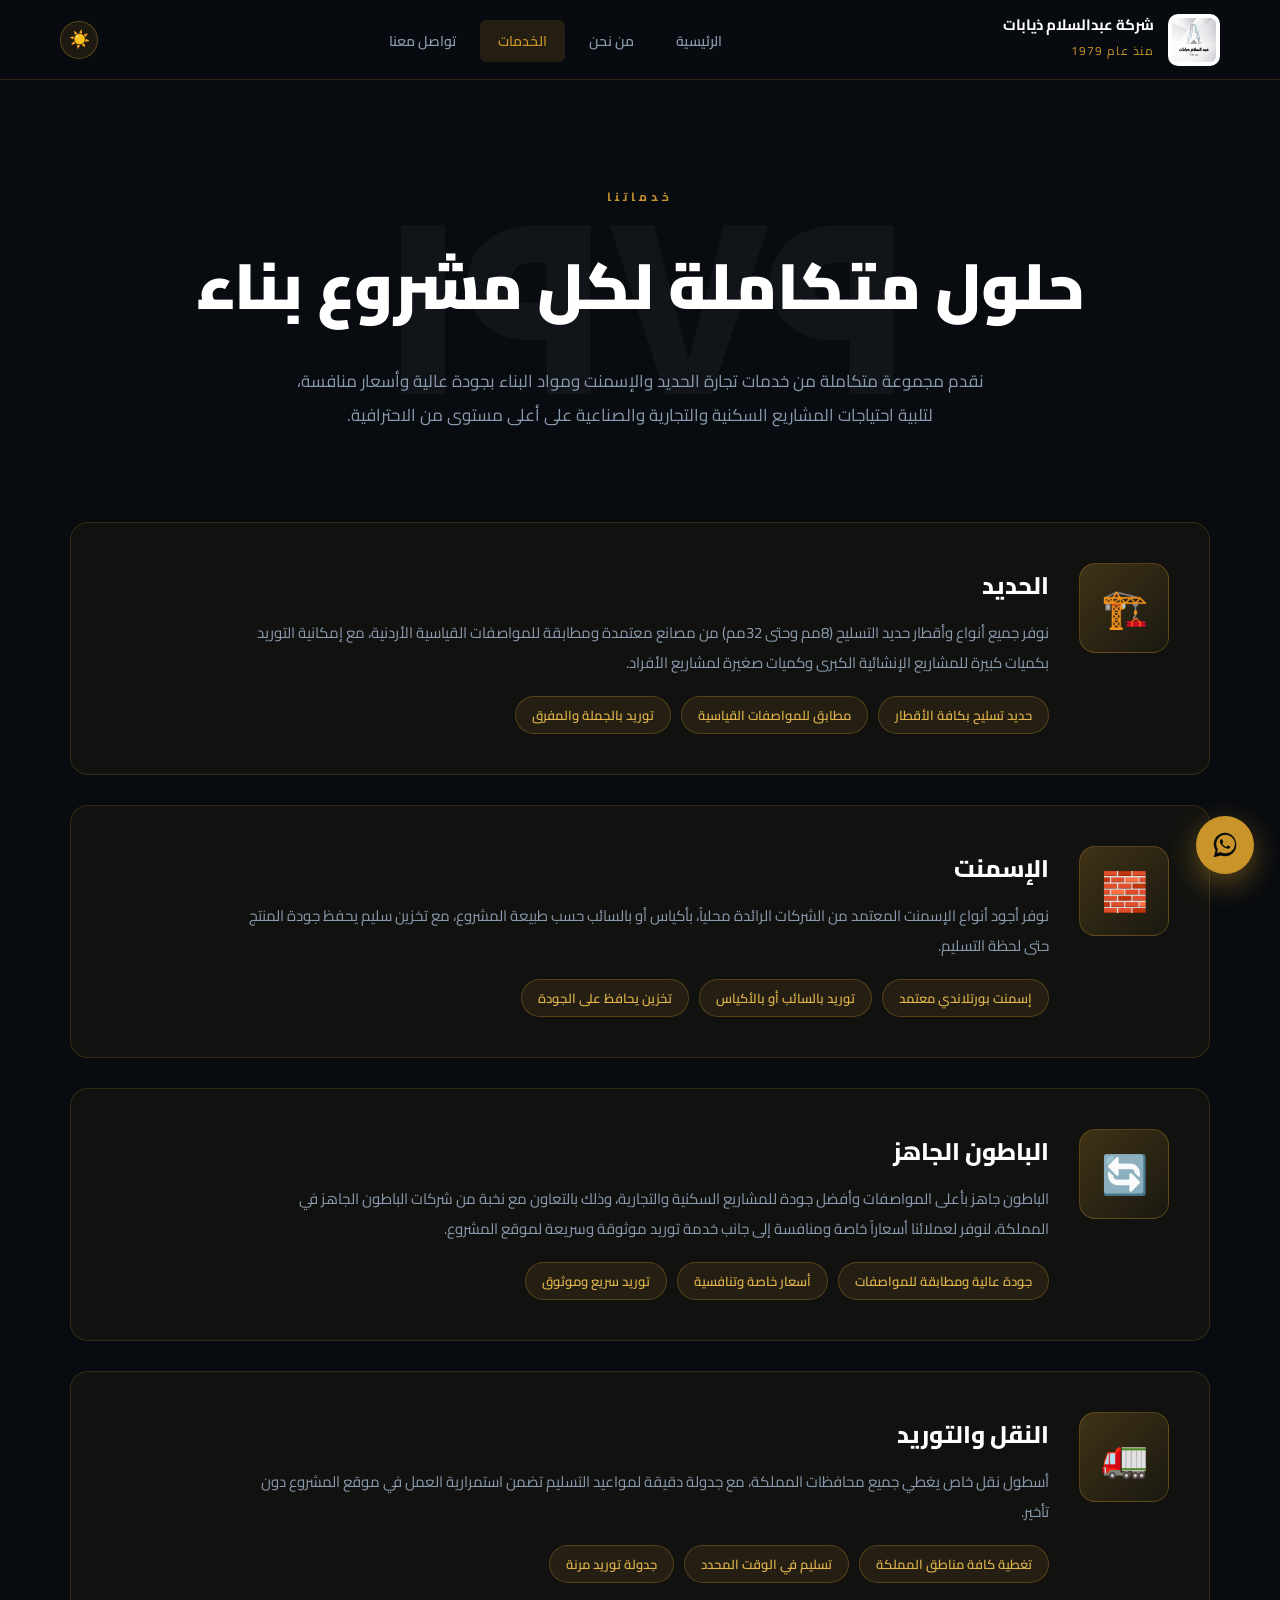
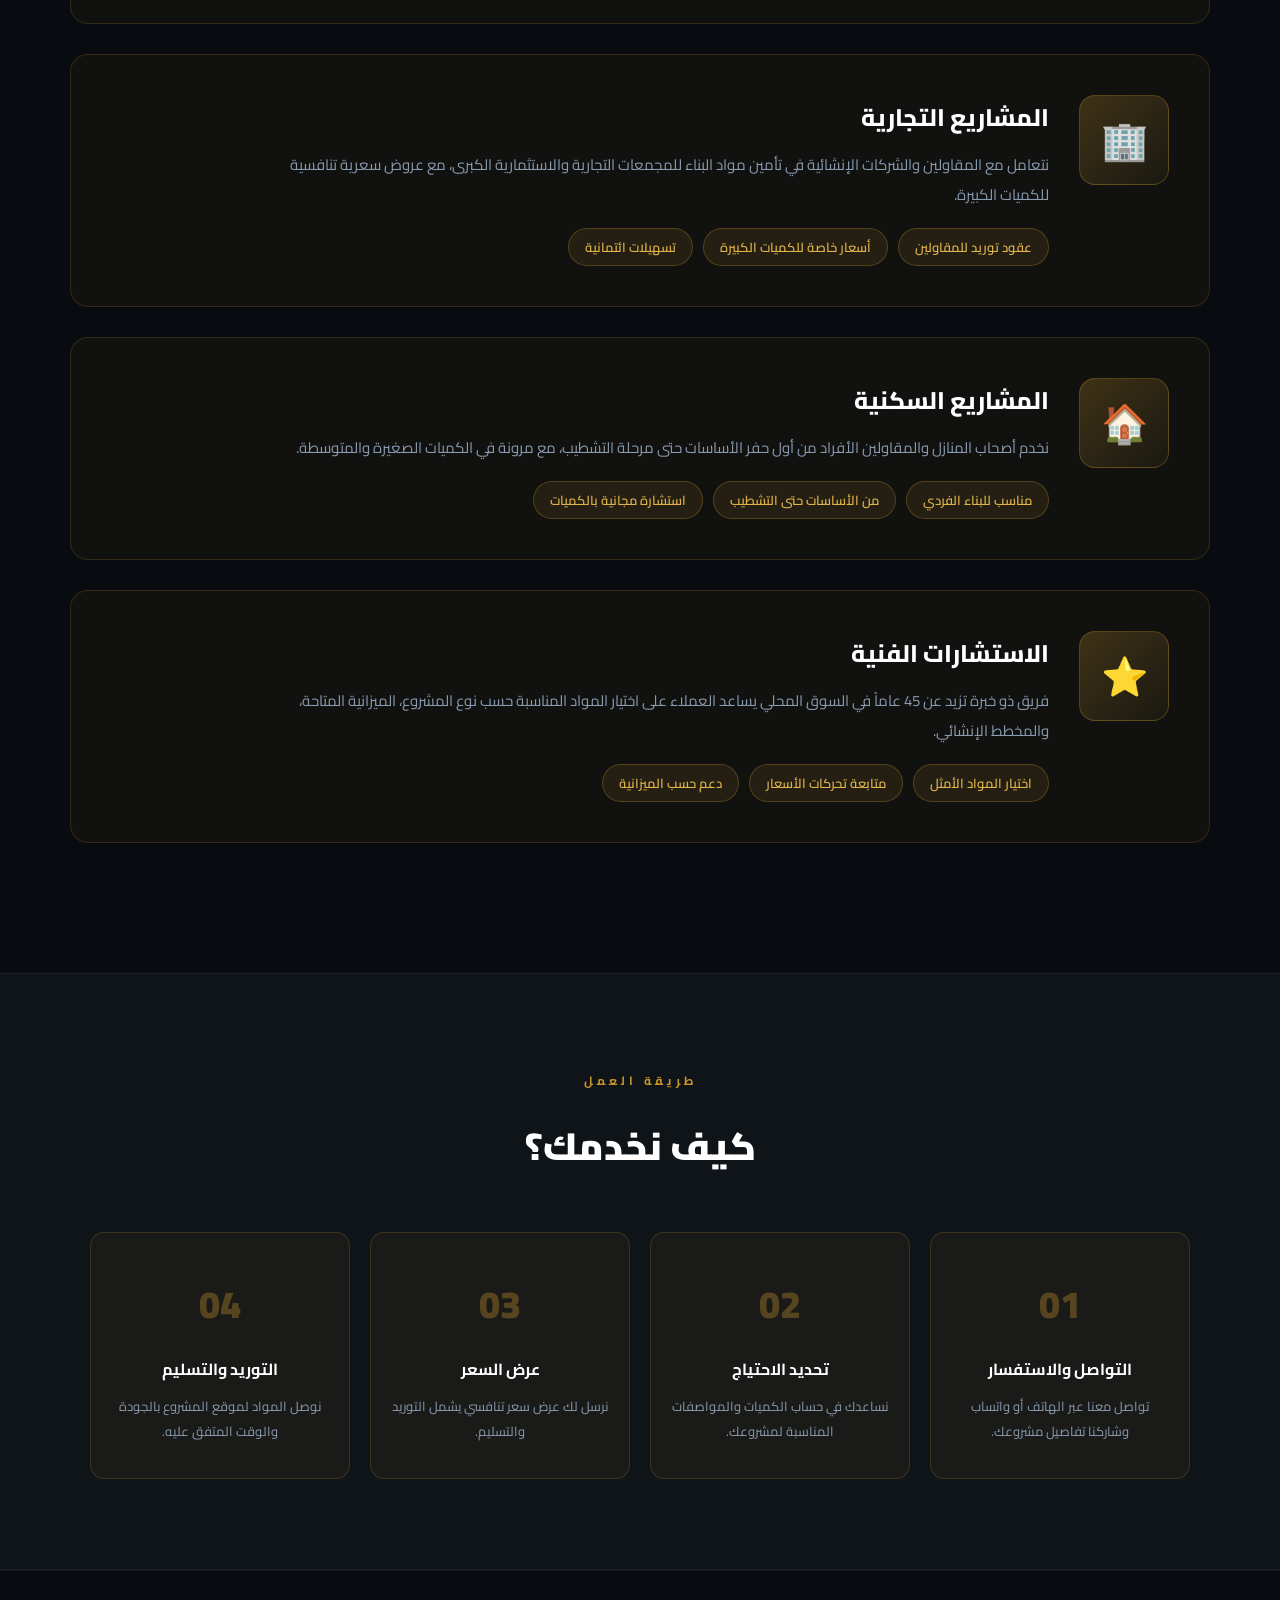
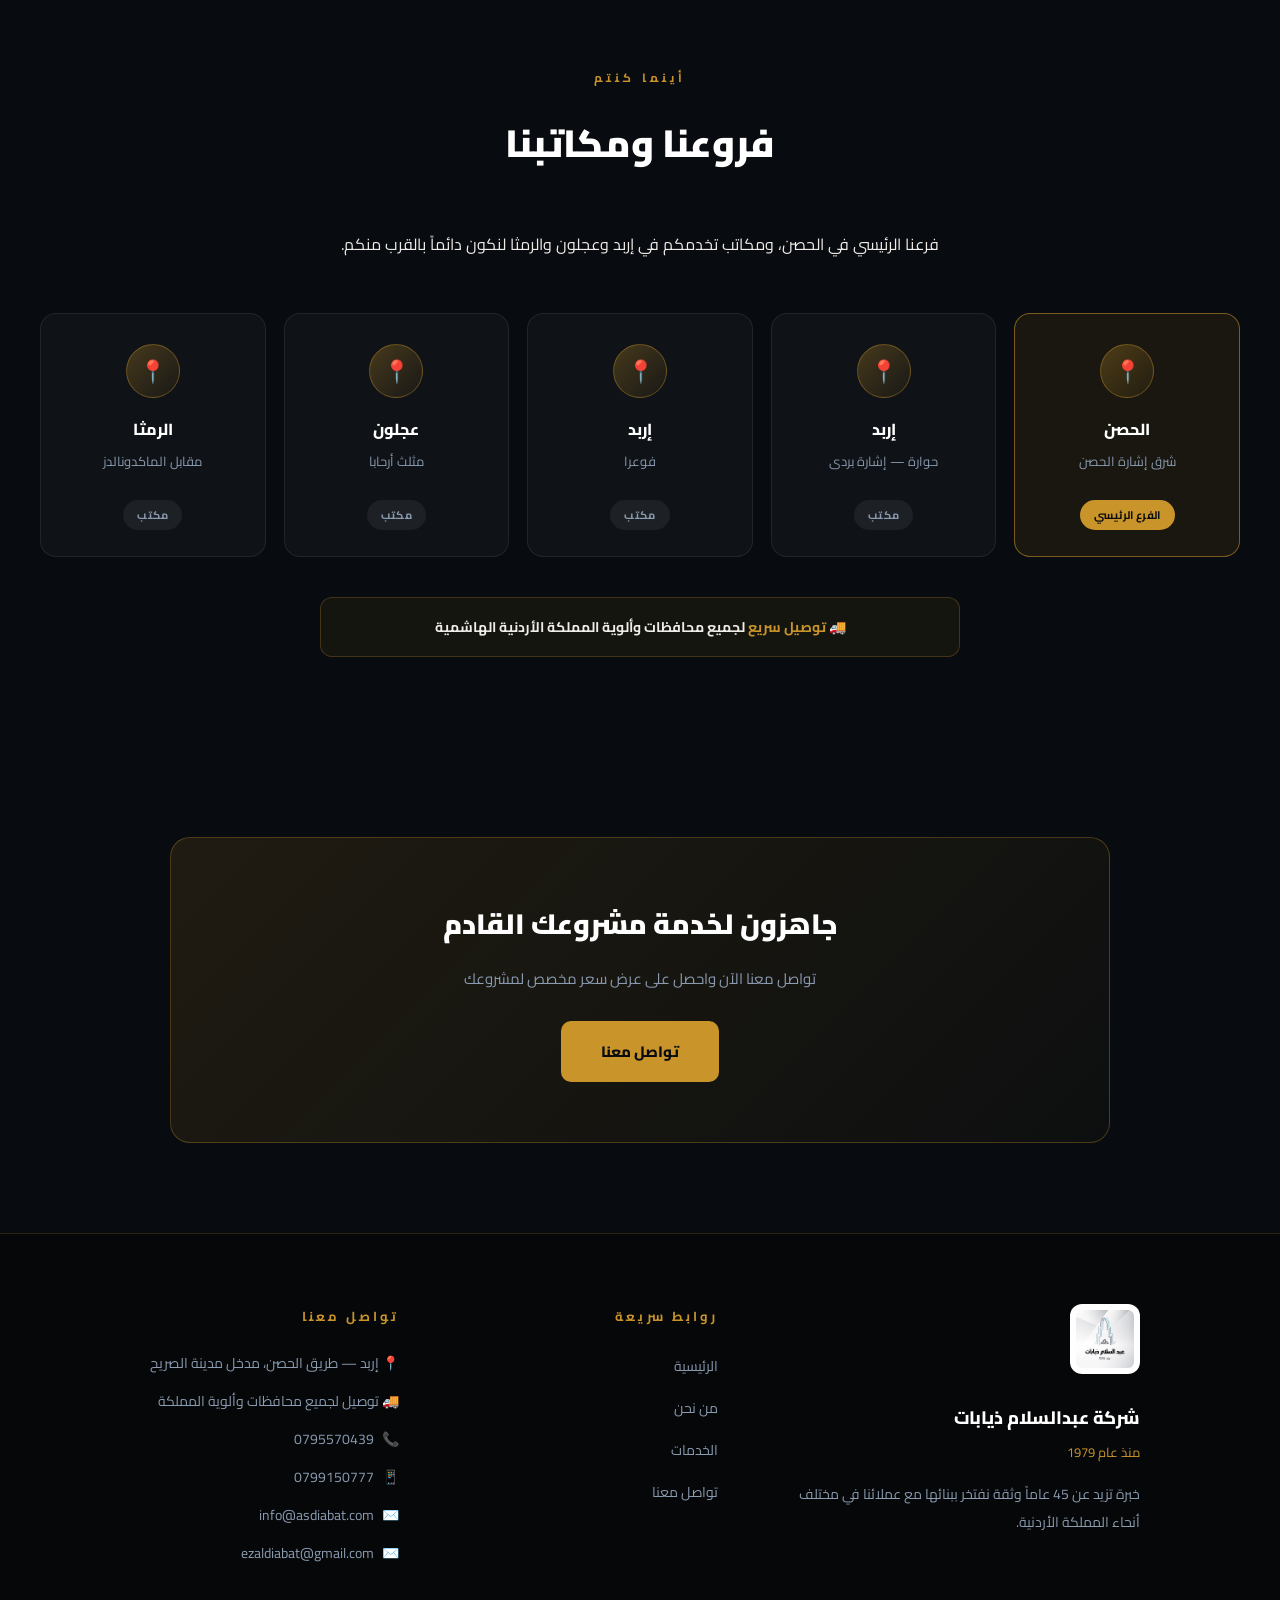
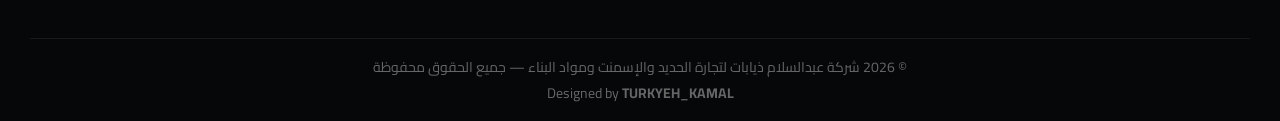
<file: services.html>
<!DOCTYPE html>
<html lang="ar" dir="rtl">
<head>
<meta charset="UTF-8">
<meta name="viewport" content="width=device-width, initial-scale=1.0">
<title>خدماتنا - شركة عبدالسلام ذيابات لمواد البناء</title>
<link href="https://fonts.googleapis.com/css2?family=Cairo:wght@400;600;700;900&display=swap" rel="stylesheet">

<style>
*, *::before, *::after { margin:0; padding:0; box-sizing:border-box; }
:root { --black:#080b0f; --dark:#0f1419; --gold:#c9952a; --gold-lt:#e0b44a; --steel:#8a9bb0; --offwhite:#f0ede8; --white:#ffffff; }
html { scroll-behavior:smooth; }
body { background:var(--black); color:var(--offwhite); font-family:'Cairo',Tahoma,sans-serif; overflow-x:hidden; }

/* NAV */
nav {
  position:fixed; top:0; left:0; right:0; z-index:100;
  display:flex; align-items:center; justify-content:space-between;
  padding:0 60px; height:80px;
  background:var(--nav-bg); backdrop-filter:blur(12px);
  border-bottom:1px solid rgba(201,149,42,.2);
}
.logo-wrap { display:flex; align-items:center; gap:14px; }
.logo-wrap img { width:52px; height:52px; border-radius:10px; background:white; padding:4px; object-fit:contain; }
.logo-text h3 { font-size:15px; font-weight:700; color:var(--white); line-height:1.2; }
.logo-text span { font-size:12px; color:var(--gold); letter-spacing:1px; }
.nav-menu { list-style:none; display:flex; gap:6px; }
.nav-menu a { color:var(--steel); text-decoration:none; font-size:14px; font-weight:600; padding:8px 18px; border-radius:6px; transition:.25s; }
.nav-menu a:hover, .nav-menu a.active { color:var(--gold); background:rgba(201,149,42,.15); }

/* MOBILE NAV */
@media (max-width:900px) {
  nav { padding:0 16px; height:auto; flex-wrap:wrap; padding-top:10px; padding-bottom:0; }
  .logo-wrap img { width:40px; height:40px; }
  .logo-text h3 { font-size:13px; }
  .logo-text span { font-size:10px; }
  .nav-menu { width:100%; display:flex; justify-content:center; gap:0; padding:8px 0 4px; border-top:1px solid rgba(201,149,42,.12); margin-top:8px; }
  .nav-menu li { flex:1; text-align:center; }
  .nav-menu a { display:block; font-size:12px; font-weight:700; padding:7px 4px; border-radius:8px; }
  .nav-menu a:hover, .nav-menu a.active { color:var(--gold); background:rgba(201,149,42,.1); }
}

/* HERO */
.page-hero { position:relative; padding:180px 30px 90px; text-align:center; overflow:hidden; }
.page-hero-watermark { position:absolute; z-index:1; font-size:clamp(120px,20vw,280px); font-weight:900; color:rgba(255,255,255,.04); letter-spacing:-10px; user-select:none; top:60px; left:50%; transform:translateX(-50%); white-space:nowrap; }
.section-eyebrow { position:relative; z-index:2; display:inline-block; font-size:12px; font-weight:700; letter-spacing:4px; color:var(--gold); text-transform:uppercase; margin-bottom:18px; }
.page-hero h1 { position:relative; z-index:2; font-size:clamp(36px,6vw,64px); font-weight:900; color:var(--white); margin-bottom:18px; }
.page-hero p { position:relative; z-index:2; font-size:17px; line-height:2; color:var(--steel); max-width:720px; margin:0 auto; }

/* SERVICES */
.services { max-width:1200px; margin:0 auto; padding:0 30px 100px; }
.service-block { display:grid; grid-template-columns:90px 1fr; gap:30px; background:rgba(201,149,42,.05); border:1px solid rgba(201,149,42,.18); border-radius:18px; padding:40px; margin-bottom:30px; transition:.3s; }
.service-block:hover { border-color:var(--gold); background:rgba(201,149,42,.09); transform:translateY(-4px); }
.service-icon { width:90px; height:90px; border-radius:16px; background:linear-gradient(135deg,rgba(201,149,42,.25),rgba(201,149,42,.05)); border:1px solid rgba(201,149,42,.3); display:flex; align-items:center; justify-content:center; font-size:38px; }
.service-content h3 { font-size:24px; font-weight:800; color:var(--white); margin-bottom:10px; }
.service-content > p { font-size:15px; line-height:2; color:var(--steel); margin-bottom:18px; max-width:800px; }
.service-tags { display:flex; flex-wrap:wrap; gap:10px; }
.service-tags span { background:rgba(201,149,42,.1); border:1px solid rgba(201,149,42,.3); color:var(--gold-lt); font-size:13px; font-weight:600; padding:6px 16px; border-radius:20px; }

/* PROCESS */
.process-section { background:var(--dark); border-top:1px solid rgba(255,255,255,.05); border-bottom:1px solid rgba(255,255,255,.05); padding:90px 30px; }
.process-inner { max-width:1100px; margin:0 auto; text-align:center; }
.section-title { font-size:clamp(26px,3.5vw,38px); font-weight:900; color:var(--white); margin-bottom:50px; }
.process-grid { display:grid; grid-template-columns:repeat(4,1fr); gap:20px; }
.process-step { background:rgba(201,149,42,.06); border:1px solid rgba(201,149,42,.2); border-radius:14px; padding:35px 20px; }
.process-step .num { font-size:38px; font-weight:900; color:rgba(201,149,42,.35); margin-bottom:14px; }
.process-step h4 { font-size:16px; font-weight:700; color:var(--white); margin-bottom:10px; }
.process-step p { font-size:13px; color:var(--steel); line-height:1.9; }

/* CTA */
.cta-section { max-width:1000px; margin:90px auto 0; padding:0 30px; text-align:center; }
.cta-box { background:linear-gradient(135deg,rgba(201,149,42,.12),rgba(201,149,42,.03)); border:1px solid rgba(201,149,42,.3); border-radius:20px; padding:60px 40px; }
.cta-box h3 { font-size:28px; font-weight:900; color:var(--white); margin-bottom:14px; }
.cta-box p { font-size:15px; color:var(--steel); margin-bottom:28px; }
.cta-btn { display:inline-block; background:var(--gold); color:var(--black); font-weight:800; font-size:15px; padding:16px 40px; border-radius:10px; text-decoration:none; transition:.25s; }
.cta-btn:hover { background:var(--gold-lt); transform:translateY(-3px); }

/* FOOTER */
footer { background:var(--footer-bg); border-top:1px solid rgba(201,149,42,.2); padding:70px 30px 0; margin-top:90px; }
.footer-inner { max-width:1000px; margin:0 auto; display:grid; grid-template-columns:1.4fr 1fr 1fr; gap:60px; padding-bottom:60px; }
.footer-brand img { width:70px; background:white; border-radius:12px; padding:6px; margin-bottom:18px; }
.footer-brand h3 { font-size:18px; font-weight:800; color:var(--white); margin-bottom:6px; }
.footer-brand .since { font-size:13px; color:var(--gold); margin-bottom:16px; display:block; }
.footer-brand p { font-size:14px; line-height:2; color:var(--steel); }
.footer-col h4 { font-size:13px; font-weight:700; letter-spacing:3px; text-transform:uppercase; color:var(--gold); margin-bottom:22px; }
.footer-col ul { list-style:none; }
.footer-col ul li { margin-bottom:12px; }
.footer-col ul li a { color:var(--steel); text-decoration:none; font-size:14px; transition:color .2s; }
.footer-col ul li a:hover { color:var(--white); }
.footer-contact p { font-size:14px; color:var(--steel); margin-bottom:12px; display:flex; align-items:center; gap:8px; }
.footer-contact a { color:var(--steel); text-decoration:none; transition:color .2s; }
.footer-contact a:hover { color:var(--gold); }
.footer-bottom { border-top:1px solid rgba(255,255,255,.07); padding:22px 0; text-align:center; font-size:13px; color:rgba(138,155,176,.6); }

/* MOBILE */
@media (max-width:900px) {
  .page-hero { padding:150px 20px 70px; }
  .page-hero-watermark { font-size:110px; top:90px; }
  .service-block { grid-template-columns:1fr; text-align:center; }
  .service-icon { margin:0 auto; }
  .process-grid { grid-template-columns:repeat(2,1fr); }
  .footer-inner { grid-template-columns:1fr; gap:40px; }
}
</style>
<meta name="description" content="خدمات شركة عبدالسلام ذيابات: توريد الحديد والإسمنت، النقل والتوريد، خدمة المشاريع التجارية والسكنية، والاستشارات الفنية في إربد والأردن.">
<link rel="canonical" href="https://t-2008-t18.github.io/aldiabat.jo/services.html">
<meta property="og:type" content="website">
<meta property="og:title" content="خدماتنا - شركة عبدالسلام ذيابات لمواد البناء">
<meta property="og:description" content="خدمات شركة عبدالسلام ذيابات: توريد الحديد والإسمنت، النقل والتوريد، خدمة المشاريع التجارية والسكنية، والاستشارات الفنية في إربد والأردن.">
<meta property="og:image" content="https://t-2008-t18.github.io/aldiabat.jo/aldiabat.jpg">
<meta property="og:url" content="https://t-2008-t18.github.io/aldiabat.jo/services.html">
<meta property="og:locale" content="ar_JO">
<meta name="twitter:card" content="summary">
<meta name="theme-color" content="#080b0f">
<link rel="icon" href="aldiabat.webp" type="image/webp">
<link rel="stylesheet" href="main.css">
<script>
(function(){
  var t = localStorage.getItem('aldiabat-theme') || 'dark';
  var L = {"--black":"#eae6dd","--dark":"#f6f4ef","--gold":"#a9761f","--gold-lt":"#8f6116","--steel":"#5a6b7e","--offwhite":"#171a1e","--white":"#0c0f12","--nav-bg":"rgba(255,255,255,.85)","--footer-bg":"#f0ede5"};
  var D = {"--black":"#080b0f","--dark":"#0f1419","--gold":"#c9952a","--gold-lt":"#e0b44a","--steel":"#8a9bb0","--offwhite":"#f0ede8","--white":"#ffffff","--nav-bg":"rgba(8,11,15,.92)","--footer-bg":"#050709"};
  var v = t === 'light' ? L : D;
  var root = document.documentElement;
  for (var k in v) root.style.setProperty(k, v[k]);
  root.setAttribute('data-theme', t);
})();
</script>
</head>
<body>
<div id="toast-stack"></div>


<nav>
  <div class="logo-wrap">
    <img src="aldiabat.webp" onerror="this.onerror=null;this.src='aldiabat.jpg'" alt="شعار شركة عبدالسلام ذيابات">
    <div class="logo-text">
      <h3>شركة عبدالسلام ذيابات</h3>
      <span>منذ عام 1979</span>
    </div>
  </div>
  <button class="menu-toggle" aria-label="القائمة">☰</button>
  <ul class="nav-menu">
    <li><a href="index.html">الرئيسية</a></li>
    <li><a href="about.html">من نحن</a></li>
    <li><a href="services.html" class="active">الخدمات</a></li>
    <li><a href="contact.html">تواصل معنا</a></li>
  </ul>
  <button class="theme-toggle" aria-label="تبديل الوضع">☀️</button>
</nav>

<section class="page-hero">
  <div class="page-hero-watermark">١٩٧٩</div>
  <span class="section-eyebrow">خدماتنا</span>
  <h1>حلول متكاملة لكل مشروع بناء</h1>
  <p>نقدم مجموعة متكاملة من خدمات تجارة الحديد والإسمنت ومواد البناء بجودة عالية وأسعار منافسة، لتلبية احتياجات المشاريع السكنية والتجارية والصناعية على أعلى مستوى من الاحترافية.</p>
</section>

<section class="services">
  <div class="service-block reveal">
    <div class="service-icon">🏗️</div>
    <div class="service-content">
      <h3>الحديد</h3>
      <p>نوفر جميع أنواع وأقطار حديد التسليح (8مم وحتى 32مم) من مصانع معتمدة ومطابقة للمواصفات القياسية الأردنية، مع إمكانية التوريد بكميات كبيرة للمشاريع الإنشائية الكبرى وكميات صغيرة لمشاريع الأفراد.</p>
      <div class="service-tags">
        <span>حديد تسليح بكافة الأقطار</span>
        <span>مطابق للمواصفات القياسية</span>
        <span>توريد بالجملة والمفرق</span>
      </div>
    </div>
  </div>

  <div class="service-block reveal">
    <div class="service-icon">🧱</div>
    <div class="service-content">
      <h3>الإسمنت</h3>
      <p>نوفر أجود أنواع الإسمنت المعتمد من الشركات الرائدة محلياً، بأكياس أو بالسائب حسب طبيعة المشروع، مع تخزين سليم يحفظ جودة المنتج حتى لحظة التسليم.</p>
      <div class="service-tags">
        <span>إسمنت بورتلاندي معتمد</span>
        <span>توريد بالسائب أو بالأكياس</span>
        <span>تخزين يحافظ على الجودة</span>
      </div>
    </div>
  </div>

  <div class="service-block is-featured reveal">
 
    <div class="service-icon">🔄</div>
    <div class="service-content">
      <h3>الباطون الجاهز</h3>
      <p>الباطون جاهز بأعلى المواصفات وأفضل جودة للمشاريع السكنية والتجارية، وذلك بالتعاون مع نخبة من شركات الباطون  الجاهز في المملكة، لنوفر لعملائنا أسعاراً خاصة ومنافسة إلى جانب خدمة توريد موثوقة وسريعة لموقع المشروع.</p>
      <div class="service-tags">
        <span>جودة عالية ومطابقة للمواصفات</span>
        <span>أسعار خاصة وتنافسية</span>
        <span>توريد سريع وموثوق</span>
      </div>
    </div>
  </div>

  <div class="service-block reveal">
    <div class="service-icon">🚛</div>
    <div class="service-content">
      <h3>النقل والتوريد</h3>
      <p>أسطول نقل خاص يغطي جميع محافظات المملكة، مع جدولة دقيقة لمواعيد التسليم تضمن استمرارية العمل في موقع المشروع دون تأخير.</p>
      <div class="service-tags">
        <span>تغطية كافة مناطق المملكة</span>
        <span>تسليم في الوقت المحدد</span>
        <span>جدولة توريد مرنة</span>
      </div>
    </div>
  </div>

  <div class="service-block reveal">
    <div class="service-icon">🏢</div>
    <div class="service-content">
      <h3>المشاريع التجارية</h3>
      <p>نتعامل مع المقاولين والشركات الإنشائية في تأمين مواد البناء للمجمعات التجارية والاستثمارية الكبرى، مع عروض سعرية تنافسية للكميات الكبيرة.</p>
      <div class="service-tags">
        <span>عقود توريد للمقاولين</span>
        <span>أسعار خاصة للكميات الكبيرة</span>
        <span>تسهيلات ائتمانية</span>
      </div>
    </div>
  </div>

  <div class="service-block reveal">
    <div class="service-icon">🏠</div>
    <div class="service-content">
      <h3>المشاريع السكنية</h3>
      <p>نخدم أصحاب المنازل والمقاولين الأفراد من أول حفر الأساسات حتى مرحلة التشطيب، مع مرونة في الكميات الصغيرة والمتوسطة.</p>
      <div class="service-tags">
        <span>مناسب للبناء الفردي</span>
        <span>من الأساسات حتى التشطيب</span>
        <span>استشارة مجانية بالكميات</span>
      </div>
    </div>
  </div>

  <div class="service-block reveal">
    <div class="service-icon">⭐</div>
    <div class="service-content">
      <h3>الاستشارات الفنية</h3>
      <p>فريق ذو خبرة تزيد عن 45 عاماً في السوق المحلي يساعد العملاء على اختيار المواد المناسبة حسب نوع المشروع، الميزانية المتاحة، والمخطط الإنشائي.</p>
      <div class="service-tags">
        <span>اختيار المواد الأمثل</span>
        <span>متابعة تحركات الأسعار</span>
        <span>دعم حسب الميزانية</span>
      </div>
    </div>
  </div>
</section>

<section class="process-section">
  <div class="process-inner">
    <span class="section-eyebrow">طريقة العمل</span>
    <h2 class="section-title">كيف نخدمك؟</h2>
    <div class="process-grid">
      <div class="process-step reveal">
        <div class="num">01</div>
        <h4>التواصل والاستفسار</h4>
        <p>تواصل معنا عبر الهاتف أو واتساب وشاركنا تفاصيل مشروعك.</p>
      </div>
      <div class="process-step reveal">
        <div class="num">02</div>
        <h4>تحديد الاحتياج</h4>
        <p>نساعدك في حساب الكميات والمواصفات المناسبة لمشروعك.</p>
      </div>
      <div class="process-step reveal">
        <div class="num">03</div>
        <h4>عرض السعر</h4>
        <p>نرسل لك عرض سعر تنافسي يشمل التوريد والتسليم.</p>
      </div>
      <div class="process-step reveal">
        <div class="num">04</div>
        <h4>التوريد والتسليم</h4>
        <p>نوصل المواد لموقع المشروع بالجودة والوقت المتفق عليه.</p>
      </div>
    </div>
  </div>
</section>

<section class="branches">
  <div class="branches-inner">
    <div class="branches-header">
      <span class="section-eyebrow">أينما كنتم</span>
      <h2 class="section-title">فروعنا ومكاتبنا</h2>
      <p class="section-body" style="margin:0 auto">
        فرعنا الرئيسي في الحصن، ومكاتب تخدمكم في إربد وعجلون والرمثا لنكون دائماً بالقرب منكم.
      </p>
    </div>
    <div class="branches-grid">
      <div class="branch-card is-main reveal">
        <div class="branch-pin">📍</div>
        <h4>الحصن</h4>
        <p>شرق إشارة الحصن</p>
        <span class="branch-badge">الفرع الرئيسي</span>
      </div>
      <div class="branch-card reveal">
        <div class="branch-pin">📍</div>
        <h4>إربد</h4>
        <p>حوارة — إشارة بردى </p>
        <span class="branch-badge">مكتب</span>
      </div>
      <div class="branch-card reveal">
        <div class="branch-pin">📍</div>
        <h4>إربد</h4>
        <p>فوعرا</p>
        <span class="branch-badge">مكتب</span>
      </div>
      <div class="branch-card reveal">
        <div class="branch-pin">📍</div>
        <h4>عجلون</h4>
        <p>مثلث أرحابا</p>
        <span class="branch-badge">مكتب</span>
      </div>
      <div class="branch-card reveal">
        <div class="branch-pin">📍</div>
        <h4>الرمثا</h4>
        <p>مقابل الماكدونالدز</p>
        <span class="branch-badge">مكتب</span>
      </div>
    </div>
    <div class="branches-delivery reveal">
      🚚 <span>توصيل سريع</span> لجميع محافظات وألوية المملكة الأردنية الهاشمية
    </div>
  </div>
</section>

<section class="cta-section">
  <div class="cta-box">
    <h3>جاهزون لخدمة مشروعك القادم</h3>
    <p>تواصل معنا الآن واحصل على عرض سعر مخصص لمشروعك</p>
    <a href="contact.html" class="cta-btn">تواصل معنا</a>
  </div>
</section>

<footer>
  <div class="footer-inner">
    <div class="footer-brand">
      <img src="aldiabat.webp" onerror="this.onerror=null;this.src='aldiabat.jpg'" loading="lazy" alt="شعار الشركة">
      <h3>شركة عبدالسلام ذيابات</h3>
      <span class="since">منذ عام 1979</span>
      <p>خبرة تزيد عن 45 عاماً وثقة نفتخر ببنائها مع عملائنا في مختلف أنحاء المملكة الأردنية.</p>
    </div>
    <div class="footer-col">
      <h4>روابط سريعة</h4>
      <ul>
        <li><a href="index.html">الرئيسية</a></li>
        <li><a href="about.html">من نحن</a></li>
        <li><a href="services.html">الخدمات</a></li>
        <li><a href="contact.html">تواصل معنا</a></li>
      </ul>
    </div>
    <div class="footer-col footer-contact">
      <h4>تواصل معنا</h4>
      <p>📍 إربد — طريق الحصن، مدخل مدينة الصريح</p>
      <p>🚚 توصيل لجميع محافظات وألوية المملكة</p>
      <p>📞 <a href="tel:0795570439">0795570439</a></p>
      <p>📱 <a href="tel:0799150777">0799150777</a></p>
      <p>✉️ <a href="mailto:info@asdiabat.com">info@asdiabat.com</a></p>
      <p>✉️ <a href="mailto:ezaldiabat@gmail.com">ezaldiabat@gmail.com</a></p>
    </div>
  </div>

  <div class="footer-bottom" style="text-align:center; padding:15px; font-size:14px; color:#666;">
    © 2026 شركة عبدالسلام ذيابات لتجارة الحديد والإسمنت ومواد البناء — جميع الحقوق محفوظة  
    <br>
    Designed by <strong>TURKYEH_KAMAL</strong>
  </div>
</footer>
<button id="back-to-top" aria-label="العودة للأعلى" title="العودة للأعلى">↑</button>
<a href="https://wa.me/962799150777" target="_blank" class="whatsapp-float" aria-label="تواصل عبر واتساب" title="تواصل عبر واتساب"><svg viewBox="0 0 32 32" width="30" height="30" fill="currentColor" aria-hidden="true"><path d="M16.04 3C9.37 3 4 8.37 4 15.04c0 2.43.71 4.7 1.94 6.6L4 29l7.56-1.9a11.9 11.9 0 0 0 4.48.87h.01c6.67 0 12.04-5.37 12.04-12.04C28.09 8.37 22.71 3 16.04 3zm0 21.9c-1.6 0-3.13-.43-4.46-1.23l-.32-.19-3.78.95.97-3.73-.21-.34a9.85 9.85 0 0 1-1.51-5.32c0-5.46 4.44-9.9 9.9-9.9a9.84 9.84 0 0 1 9.9 9.9c0 5.46-4.45 9.86-9.9 9.86zm5.43-7.4c-.3-.15-1.76-.87-2.03-.97-.27-.1-.47-.15-.67.15-.2.3-.77.97-.94 1.17-.17.2-.35.22-.65.07-.3-.15-1.25-.46-2.38-1.47-.88-.78-1.47-1.75-1.64-2.05-.17-.3-.02-.47.13-.62.15-.15.3-.36.45-.55.15-.2.2-.34.3-.55.1-.2.05-.4-.03-.55-.08-.15-.55-1.32-.75-1.8-.2-.46-.4-.4-.55-.4-.15 0-.32-.02-.5-.02-.17 0-.45.07-.7.34-.25.27-.95.93-.95 2.24 0 1.32.97 2.6 1.1 2.78.13.17 1.85 2.84 4.6 3.97 2.32.95 2.8.77 3.3.7.5-.07 1.6-.65 1.83-1.3.22-.62.22-1.15.15-1.3-.07-.13-.27-.2-.57-.34z"/></svg></a>
<script src="main.js" defer></script>
</body>
</html>
</file>
<file: main.css>
/* ============================================================
   AlDiabat.jo — Shared enhancements (theme, UX, motion)
   ============================================================ */

/* ---------- Theme transition ---------- */
html, body, nav, footer, .hero, .service-card, .price-card, .contact-btn,
.stat-card, .project-card, .value-card, .timeline-item, .service-block,
.process-step, .contact-box, .social-box {
  transition: background-color .35s ease, color .35s ease, border-color .35s ease;
}

/* ---------- Theme Toggle Button ---------- */
.theme-toggle {
  width: 38px; height: 38px;
  border-radius: 50%;
  border: 1px solid rgba(201,149,42,.35);
  background: rgba(201,149,42,.12);
  color: var(--gold, #c9952a);
  font-size: 17px;
  display: flex; align-items: center; justify-content: center;
  cursor: pointer;
  margin-inline-start: 10px;
  flex-shrink: 0;
  transition: .25s;
}
.theme-toggle:hover { background: var(--gold, #c9952a); color: #08090b; transform: translateY(-2px) rotate(15deg); }

/* ---------- Mobile Hamburger ---------- */
.menu-toggle {
  display: none;
  width: 42px; height: 42px;
  border-radius: 10px;
  border: 1px solid rgba(201,149,42,.3);
  background: rgba(201,149,42,.08);
  color: var(--gold, #c9952a);
  font-size: 19px;
  align-items: center; justify-content: center;
  cursor: pointer;
  flex-shrink: 0;
}
.nav-right { display: flex; align-items: center; gap: 4px; }

@media (max-width: 900px) {
  .menu-toggle { display: flex; }
  .nav-menu {
    display: none !important;
    flex-direction: column;
    width: 100%;
    gap: 4px !important;
  }
  .nav-menu.open { display: flex !important; }
  .nav-menu li { flex: none !important; }
  .nav-menu a {
    display: block;
    padding: 14px 10px !important;
    font-size: 15px !important;
    min-height: 44px;
  }
}

/* ---------- Back to Top ---------- */
#back-to-top {
  position: fixed;
  bottom: 26px; left: 26px;
  z-index: 900;
  width: 48px; height: 48px;
  border-radius: 50%;
  background: var(--gold, #c9952a);
  color: #0a0c0e;
  border: none;
  font-size: 20px;
  display: flex; align-items: center; justify-content: center;
  cursor: pointer;
  box-shadow: 0 10px 28px rgba(201,149,42,.4);
  opacity: 0; visibility: hidden; transform: translateY(14px);
  transition: .3s;
}
#back-to-top.show { opacity: 1; visibility: visible; transform: translateY(0); }
#back-to-top:hover { background: var(--gold-lt, #e0b44a); transform: translateY(-3px); }

/* ---------- Floating WhatsApp ---------- */
.whatsapp-float {
  position: fixed;
  bottom: 26px; right: 26px;
  z-index: 900;
  width: 58px; height: 58px;
  border-radius: 50%;
  background: var(--gold, #c9952a);
  display: flex; align-items: center; justify-content: center;
  color: #0a0c0e; font-size: 28px;
  text-decoration: none;
  box-shadow: 0 10px 30px rgba(201,149,42,.45);
  animation: wa-pulse 2.4s infinite;
}
.whatsapp-float svg { width: 30px; height: 30px; }
.whatsapp-float:hover { background: var(--gold-lt, #e0b44a); transform: translateY(-3px); }
@keyframes wa-pulse {
  0% { box-shadow: 0 0 0 0 rgba(201,149,42,.55); }
  70% { box-shadow: 0 0 0 14px rgba(201,149,42,0); }
  100% { box-shadow: 0 0 0 0 rgba(201,149,42,0); }
}

@media (max-width: 600px) {
  .whatsapp-float { width: 50px; height: 50px; font-size: 24px; bottom: 18px; right: 18px; }
  #back-to-top { width: 42px; height: 42px; bottom: 18px; left: 18px; font-size: 17px; }
}

/* ---------- Toast Notifications ---------- */
#toast-stack {
  position: fixed;
  top: 96px; left: 50%;
  transform: translateX(-50%);
  z-index: 99998;
  display: flex; flex-direction: column; gap: 10px;
  width: min(420px, 90vw);
}
.toast {
  background: #11151c;
  border: 1px solid rgba(201,149,42,.4);
  border-right: 4px solid var(--gold, #c9952a);
  color: #f0ede8;
  padding: 14px 18px;
  border-radius: 12px;
  font-size: 14px;
  font-weight: 600;
  display: flex; align-items: center; gap: 10px;
  box-shadow: 0 16px 40px rgba(0,0,0,.4);
  opacity: 0; transform: translateY(-14px);
  animation: toast-in .35s forwards;
}
.toast.error { border-right-color: #e25555; }
.toast .toast-icon { font-size: 18px; }
@keyframes toast-in { to { opacity: 1; transform: translateY(0); } }
.toast.hide { animation: toast-out .35s forwards; }
@keyframes toast-out { to { opacity: 0; transform: translateY(-14px); } }

/* ---------- Scroll Reveal Animations ---------- */
.reveal {
  opacity: 0;
  transform: translateY(28px);
  transition: opacity .7s ease, transform .7s ease;
}
.reveal.active { opacity: 1; transform: translateY(0); }
.reveal-scale { opacity: 0; transform: scale(.92); transition: opacity .6s ease, transform .6s ease; }
.reveal-scale.active { opacity: 1; transform: scale(1); }

@media (prefers-reduced-motion: reduce) {
  .reveal, .reveal-scale { opacity: 1 !important; transform: none !important; transition: none !important; }
}

/* ---------- Contact Form ---------- */
.inquiry-form { display: grid; gap: 16px; }
.inquiry-form .row2 { display: grid; grid-template-columns: 1fr 1fr; gap: 16px; }
.inquiry-form label { font-size: 13px; font-weight: 700; color: var(--steel,#8a9bb0); margin-bottom: 6px; display: block; }
.inquiry-form input, .inquiry-form textarea {
  width: 100%;
  background: rgba(255,255,255,.04);
  border: 1px solid rgba(255,255,255,.12);
  border-radius: 10px;
  padding: 13px 16px;
  color: var(--offwhite,#f0ede8);
  font-family: inherit;
  font-size: 14px;
  min-height: 48px;
}
.inquiry-form textarea { min-height: 110px; resize: vertical; }
.inquiry-form input:focus, .inquiry-form textarea:focus {
  outline: none; border-color: var(--gold,#c9952a); background: rgba(201,149,42,.06);
}
.inquiry-form button {
  background: var(--gold,#c9952a); color: #0a0c0e; border: none;
  font-weight: 800; font-size: 15px; padding: 15px 30px;
  border-radius: 10px; cursor: pointer; transition: .25s; min-height: 48px;
}
.inquiry-form button:hover { background: var(--gold-lt,#e0b44a); transform: translateY(-2px); }
@media (max-width: 600px) { .inquiry-form .row2 { grid-template-columns: 1fr; } }

/* ---------- Animated counters ready state ---------- */
[data-count] { font-variant-numeric: tabular-nums; }

/* ============================================================
   Branches / Offices Section (shared across pages)
   ============================================================ */
.branches {
  padding: 90px 30px;
  background: var(--black, #080b0f);
  border-top: 1px solid rgba(255,255,255,0.05);
}
.branches-inner { max-width: 1200px; margin: 0 auto; }
.branches-header { text-align: center; margin-bottom: 54px; }
.branches-grid {
  display: grid;
  grid-template-columns: repeat(5, 1fr);
  gap: 18px;
}
.branch-card {
  background: rgba(255,255,255,.03);
  border: 1px solid rgba(255,255,255,.08);
  border-radius: 16px;
  padding: 30px 18px 26px;
  text-align: center;
  transition: .3s;
  position: relative;
}
.branch-card:hover {
  border-color: var(--gold, #c9952a);
  background: rgba(201,149,42,.07);
  transform: translateY(-6px);
  box-shadow: 0 16px 34px rgba(0,0,0,.3);
}
.branch-card.is-main {
  border-color: rgba(201,149,42,.55);
  background: rgba(201,149,42,.09);
}
.branch-pin {
  width: 54px; height: 54px;
  border-radius: 50%;
  background: linear-gradient(135deg, rgba(201,149,42,.3), rgba(201,149,42,.05));
  border: 1px solid rgba(201,149,42,.4);
  display: flex; align-items: center; justify-content: center;
  font-size: 22px;
  margin: 0 auto 16px;
  color: var(--gold, #c9952a);
}
.branch-card h4 {
  font-size: 16px; font-weight: 800;
  color: var(--white, #fff);
  margin-bottom: 6px;
}
.branch-card p {
  font-size: 13px;
  color: var(--steel, #8a9bb0);
  line-height: 1.8;
  min-height: 36px;
}
.branch-badge {
  display: inline-block;
  margin-top: 14px;
  font-size: 11px;
  font-weight: 700;
  letter-spacing: .3px;
  padding: 5px 14px;
  border-radius: 20px;
  background: rgba(255,255,255,.06);
  color: var(--steel, #8a9bb0);
}
.branch-card.is-main .branch-badge {
  background: var(--gold, #c9952a);
  color: #0a0c0e;
}
.branches-delivery {
  margin-top: 40px;
  text-align: center;
  font-size: 14px;
  font-weight: 700;
  color: var(--offwhite, #f0ede8);
  background: rgba(201,149,42,.07);
  border: 1px solid rgba(201,149,42,.25);
  border-radius: 12px;
  padding: 16px 20px;
  max-width: 640px;
  margin-inline: auto;
}
.branches-delivery span { color: var(--gold, #c9952a); }

@media (max-width: 1000px) {
  .branches-grid { grid-template-columns: repeat(3, 1fr); }
}
@media (max-width: 600px) {
  .branches-grid { grid-template-columns: repeat(2, 1fr); }
}

/* ---------- Ready-mix concrete highlight card ---------- */
.service-card.is-featured,
.service-block.is-featured {
  position: relative;
}
.service-card.is-featured {
  background: rgba(201,149,42,.08);
}
.featured-tag {
  position: absolute;
  top: 16px; left: 16px;
  background: var(--gold, #c9952a);
  color: #0a0c0e;
  font-size: 11px;
  font-weight: 800;
  padding: 4px 12px;
  border-radius: 20px;
  letter-spacing: .3px;
}

/* ---------- Clean, on-brand focus style (no ugly default outline box) ---------- */
a, button {
  -webkit-tap-highlight-color: transparent;
}
a:focus-visible, button:focus-visible {
  outline: 2px solid var(--gold, #c9952a);
  outline-offset: 3px;
  border-radius: 6px;
}

/* ---------- Bigger touch targets on mobile ---------- */
@media (max-width: 600px) {
  .btn-primary, .btn-outline, .cta-btn, .price-card, .contact-btn {
    min-height: 48px;
  }
  .btn-primary, .btn-outline, .cta-btn { padding: 16px 28px !important; }
  .social-links a { min-height: 48px; }
}
</file>
